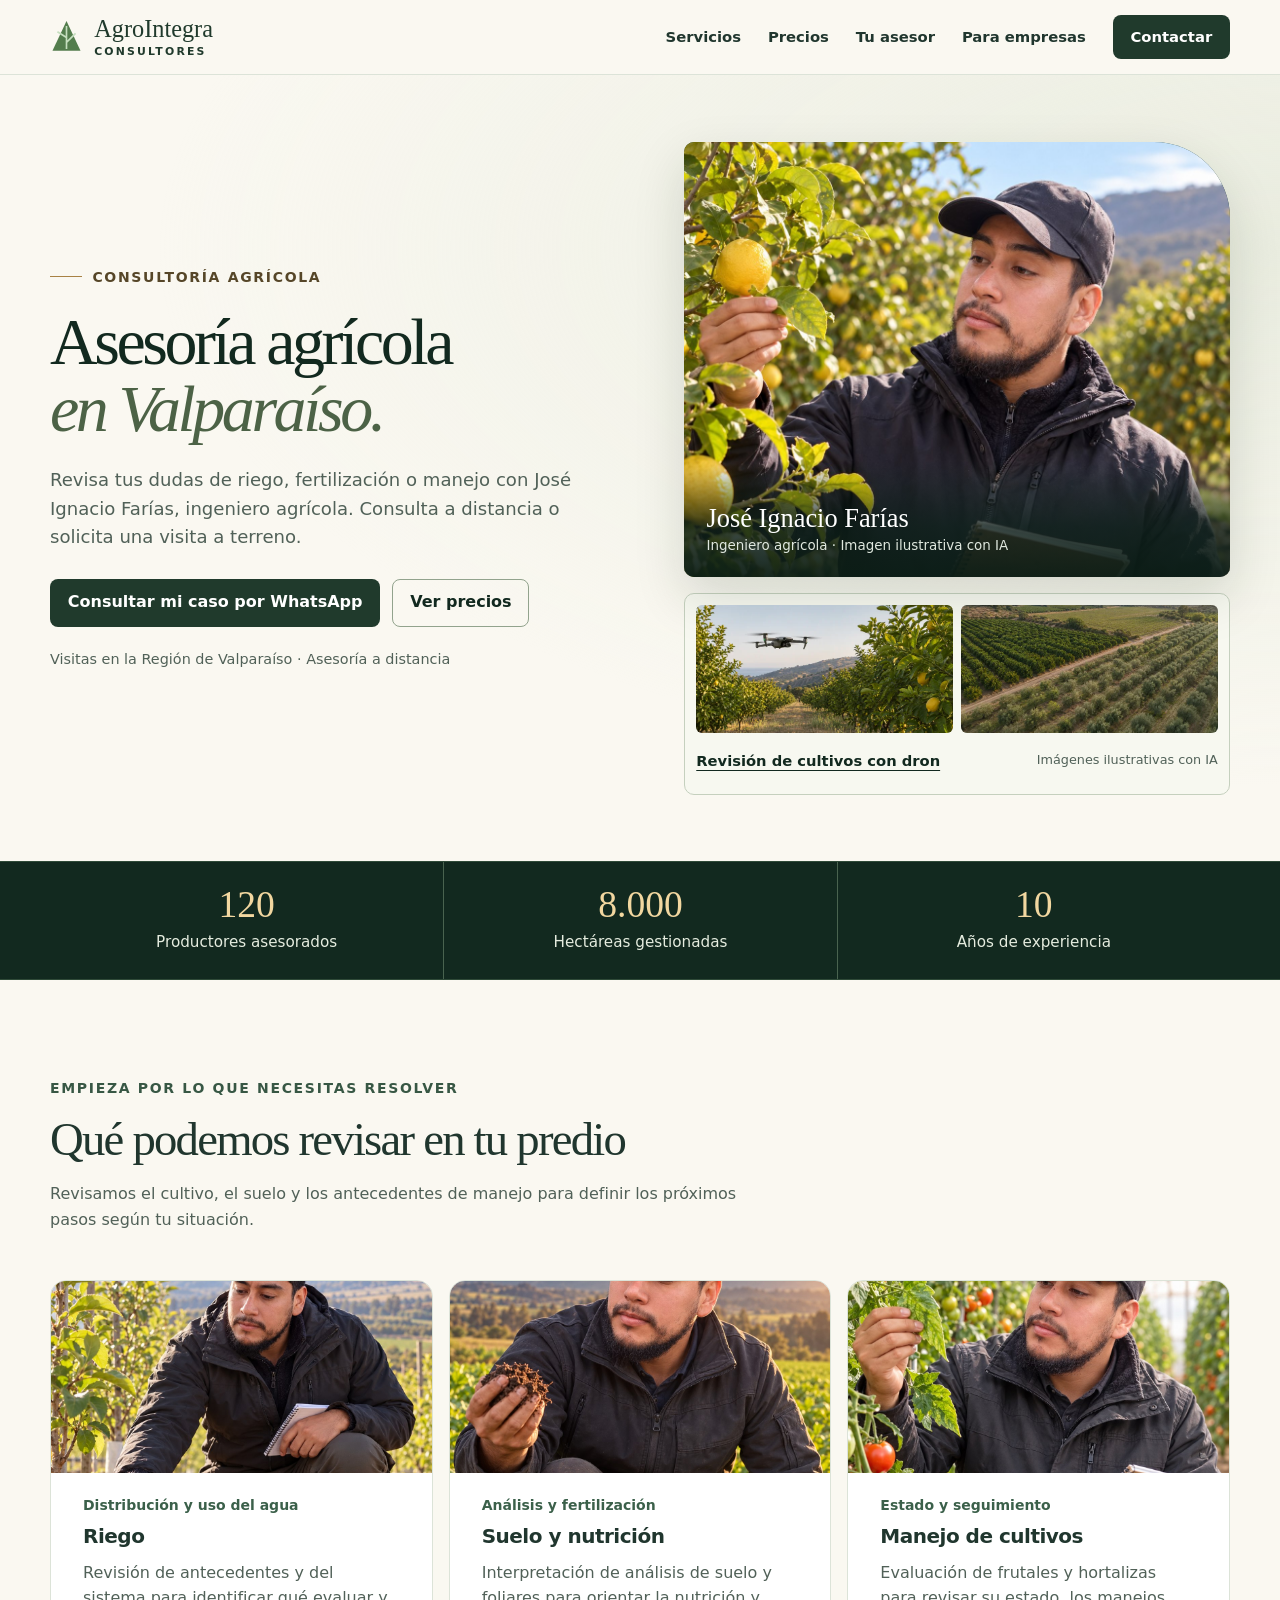
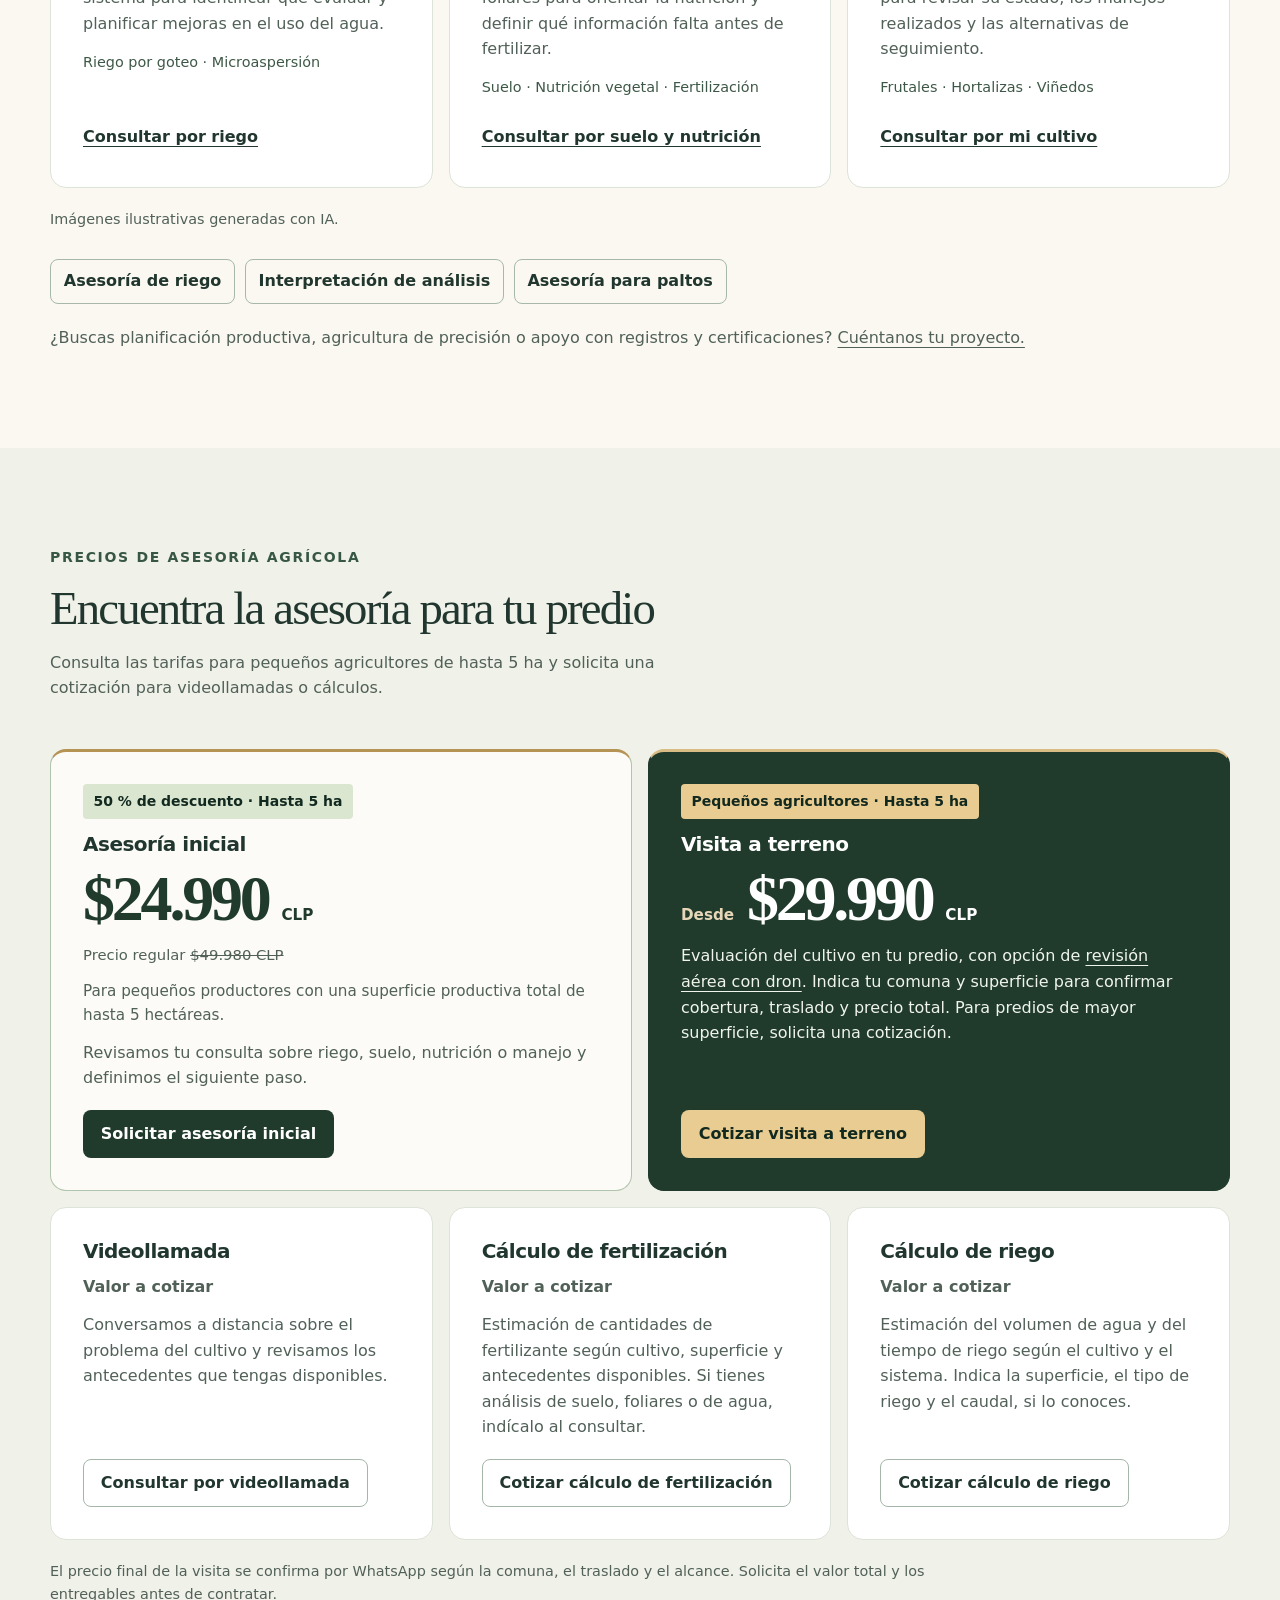
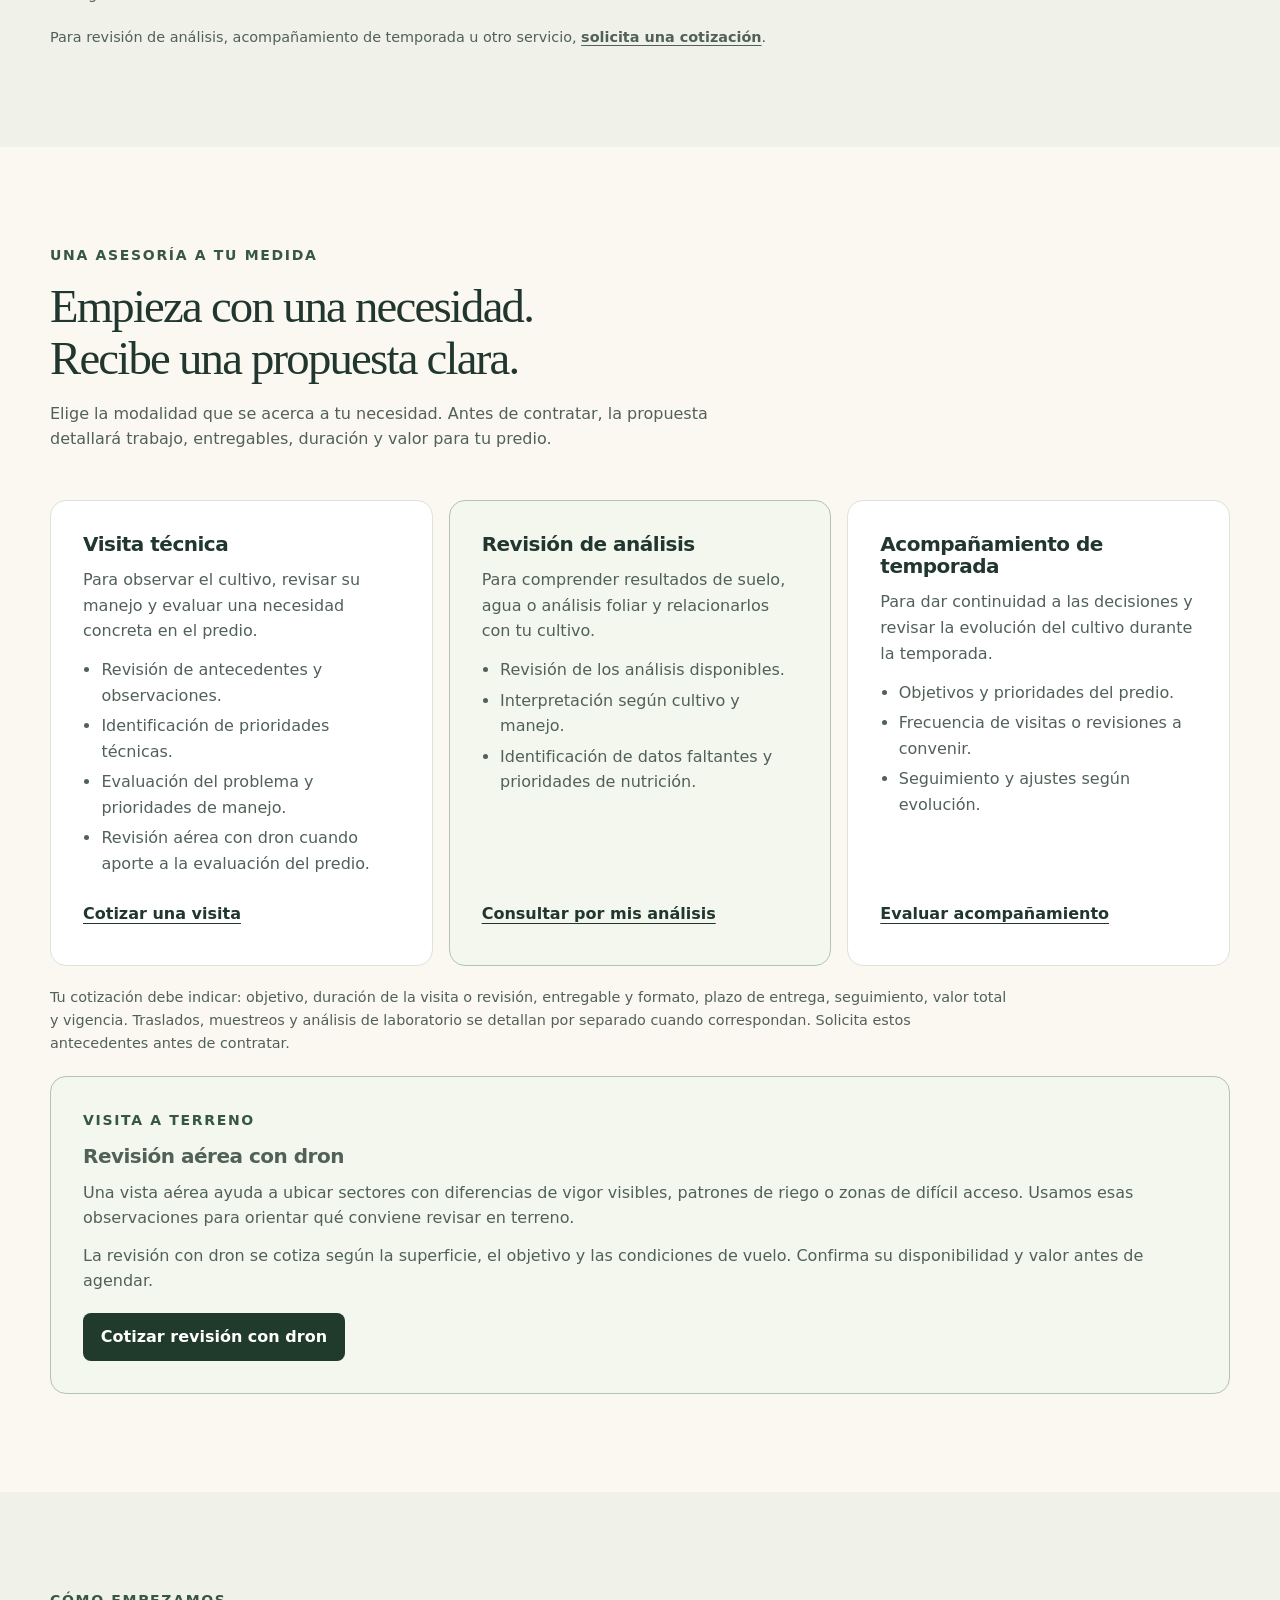
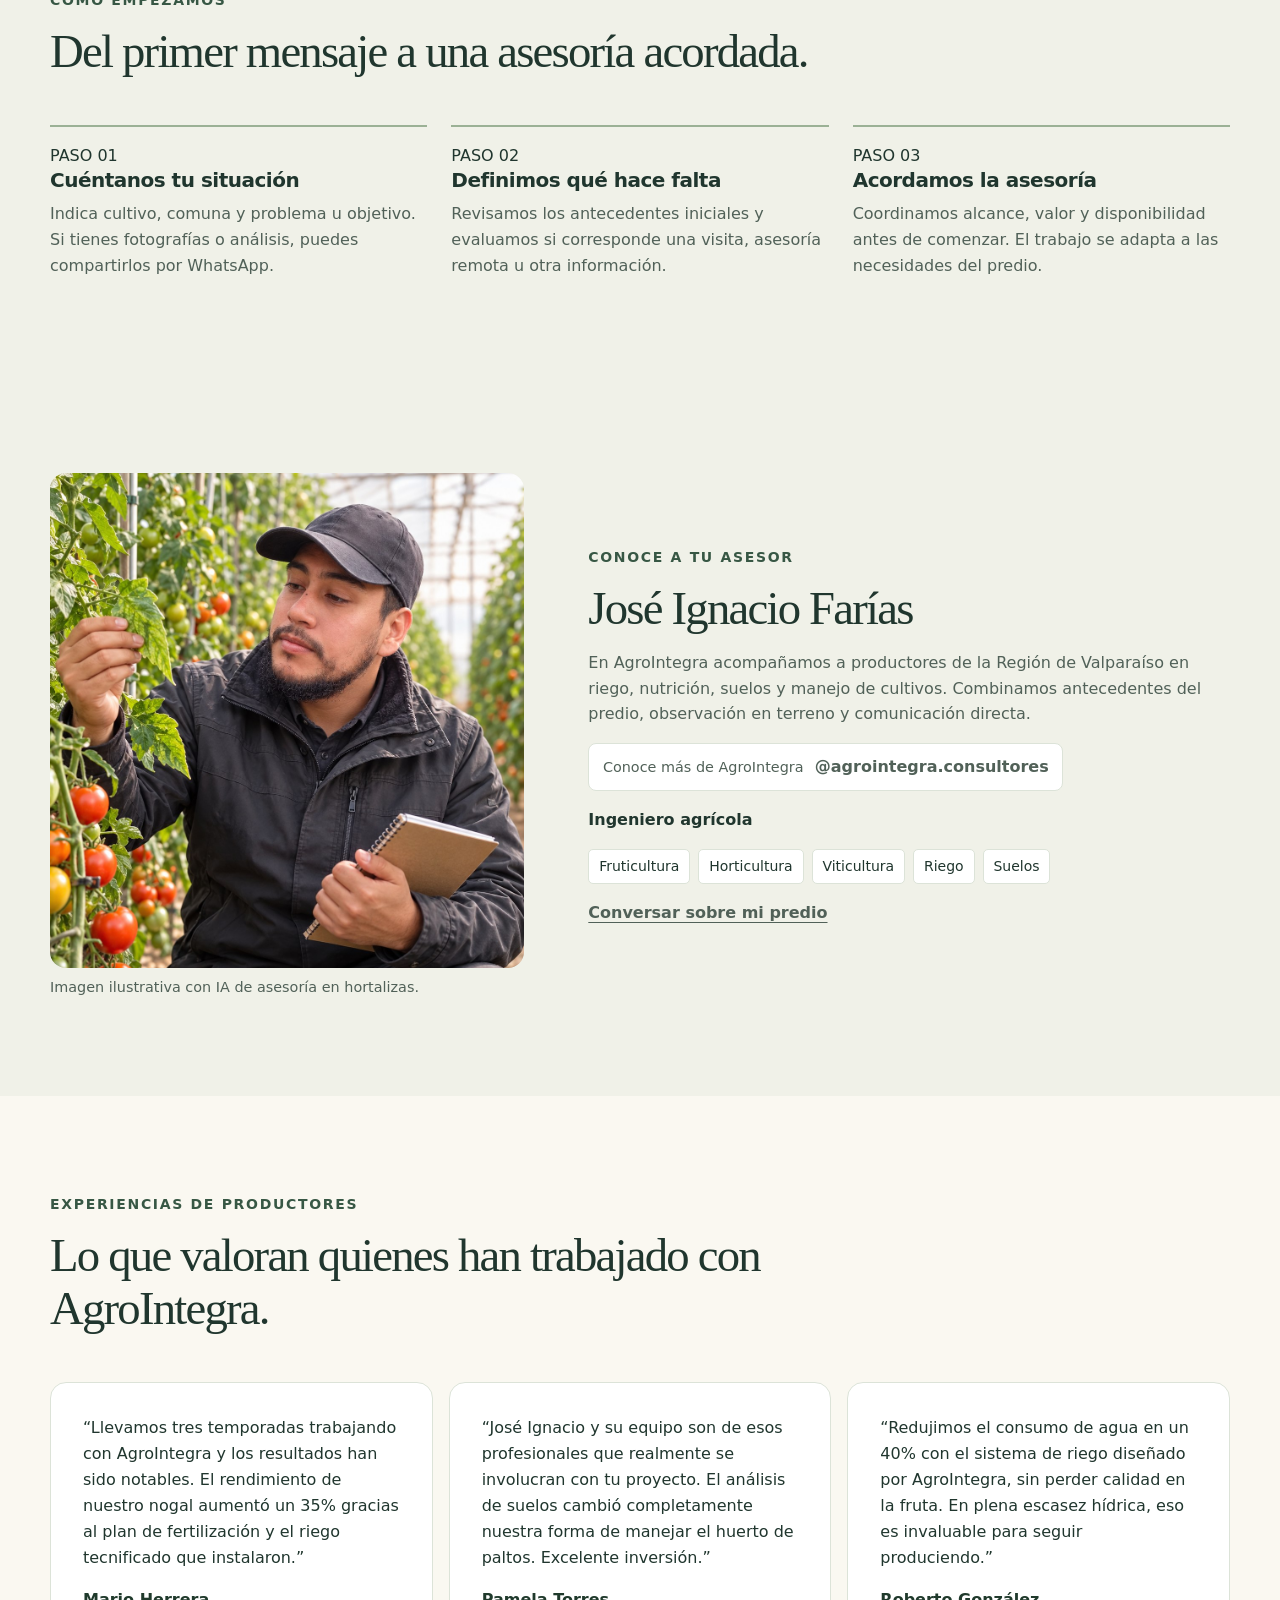
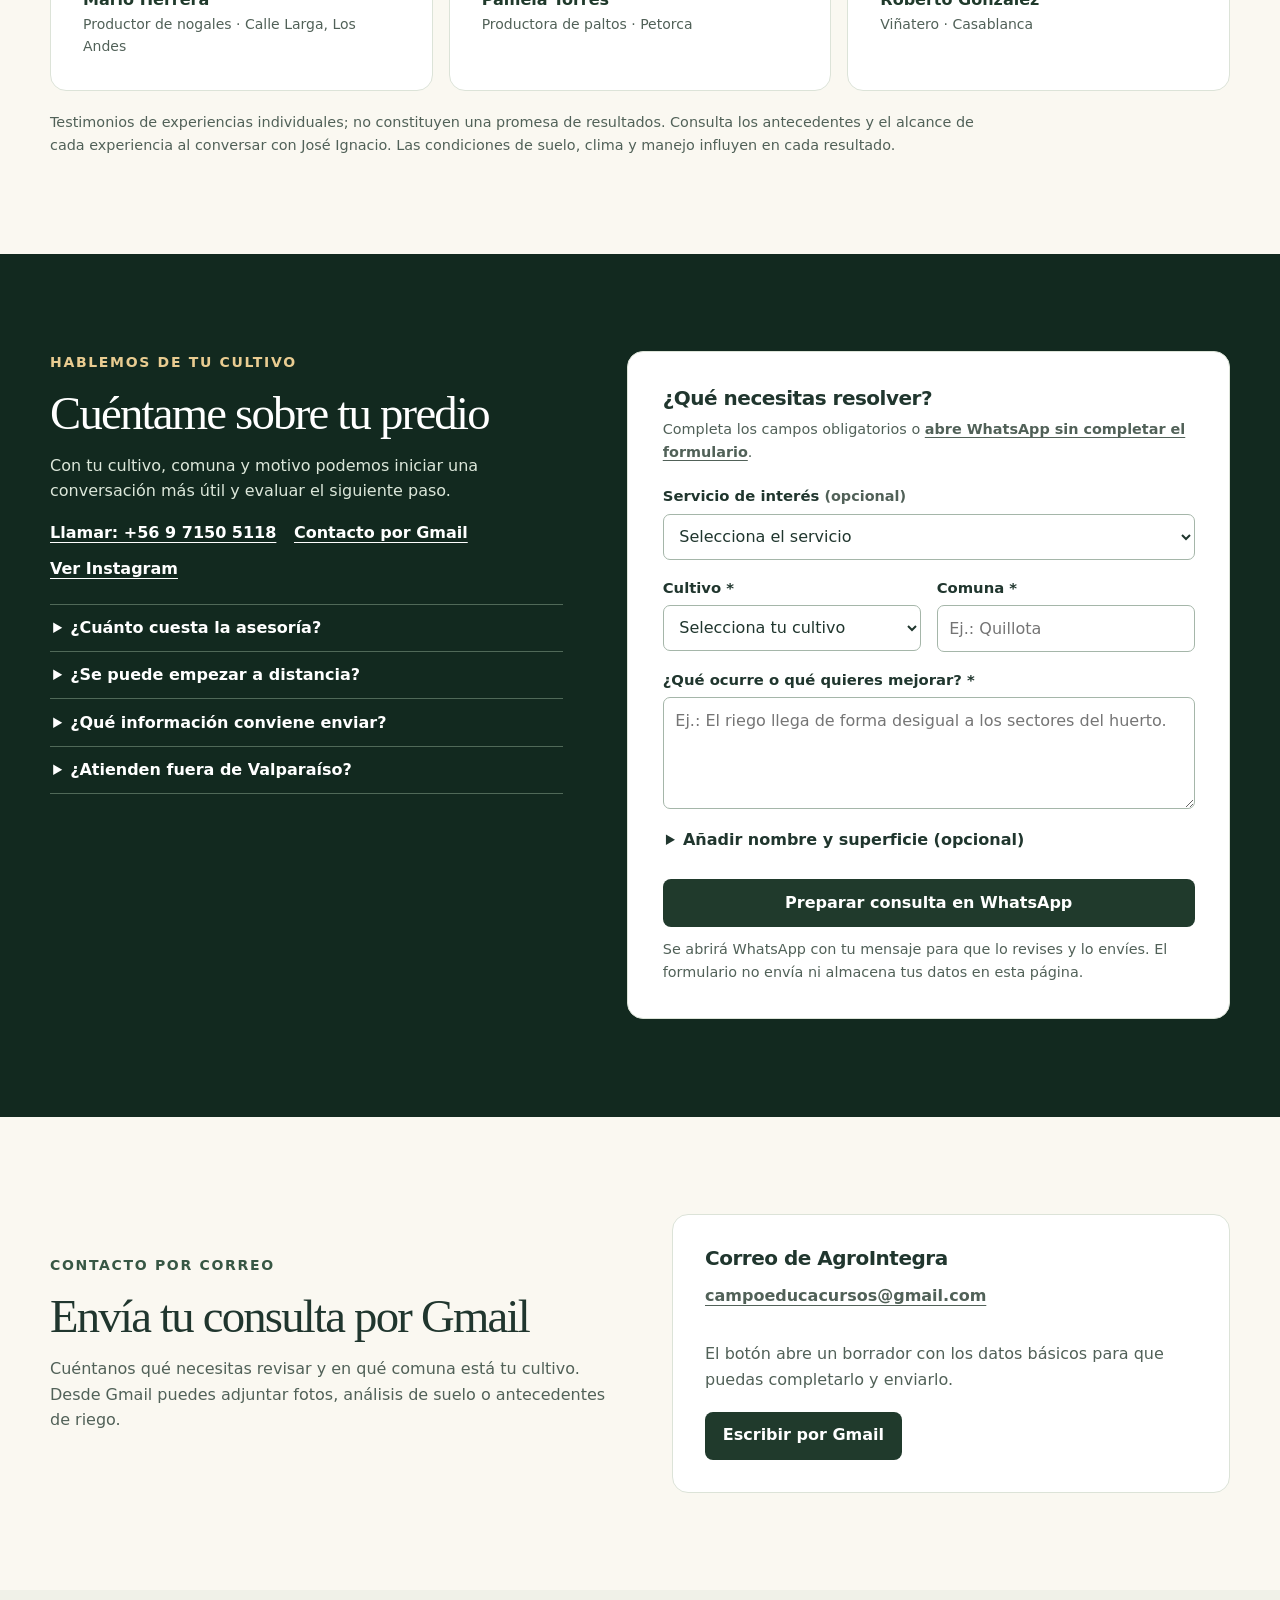
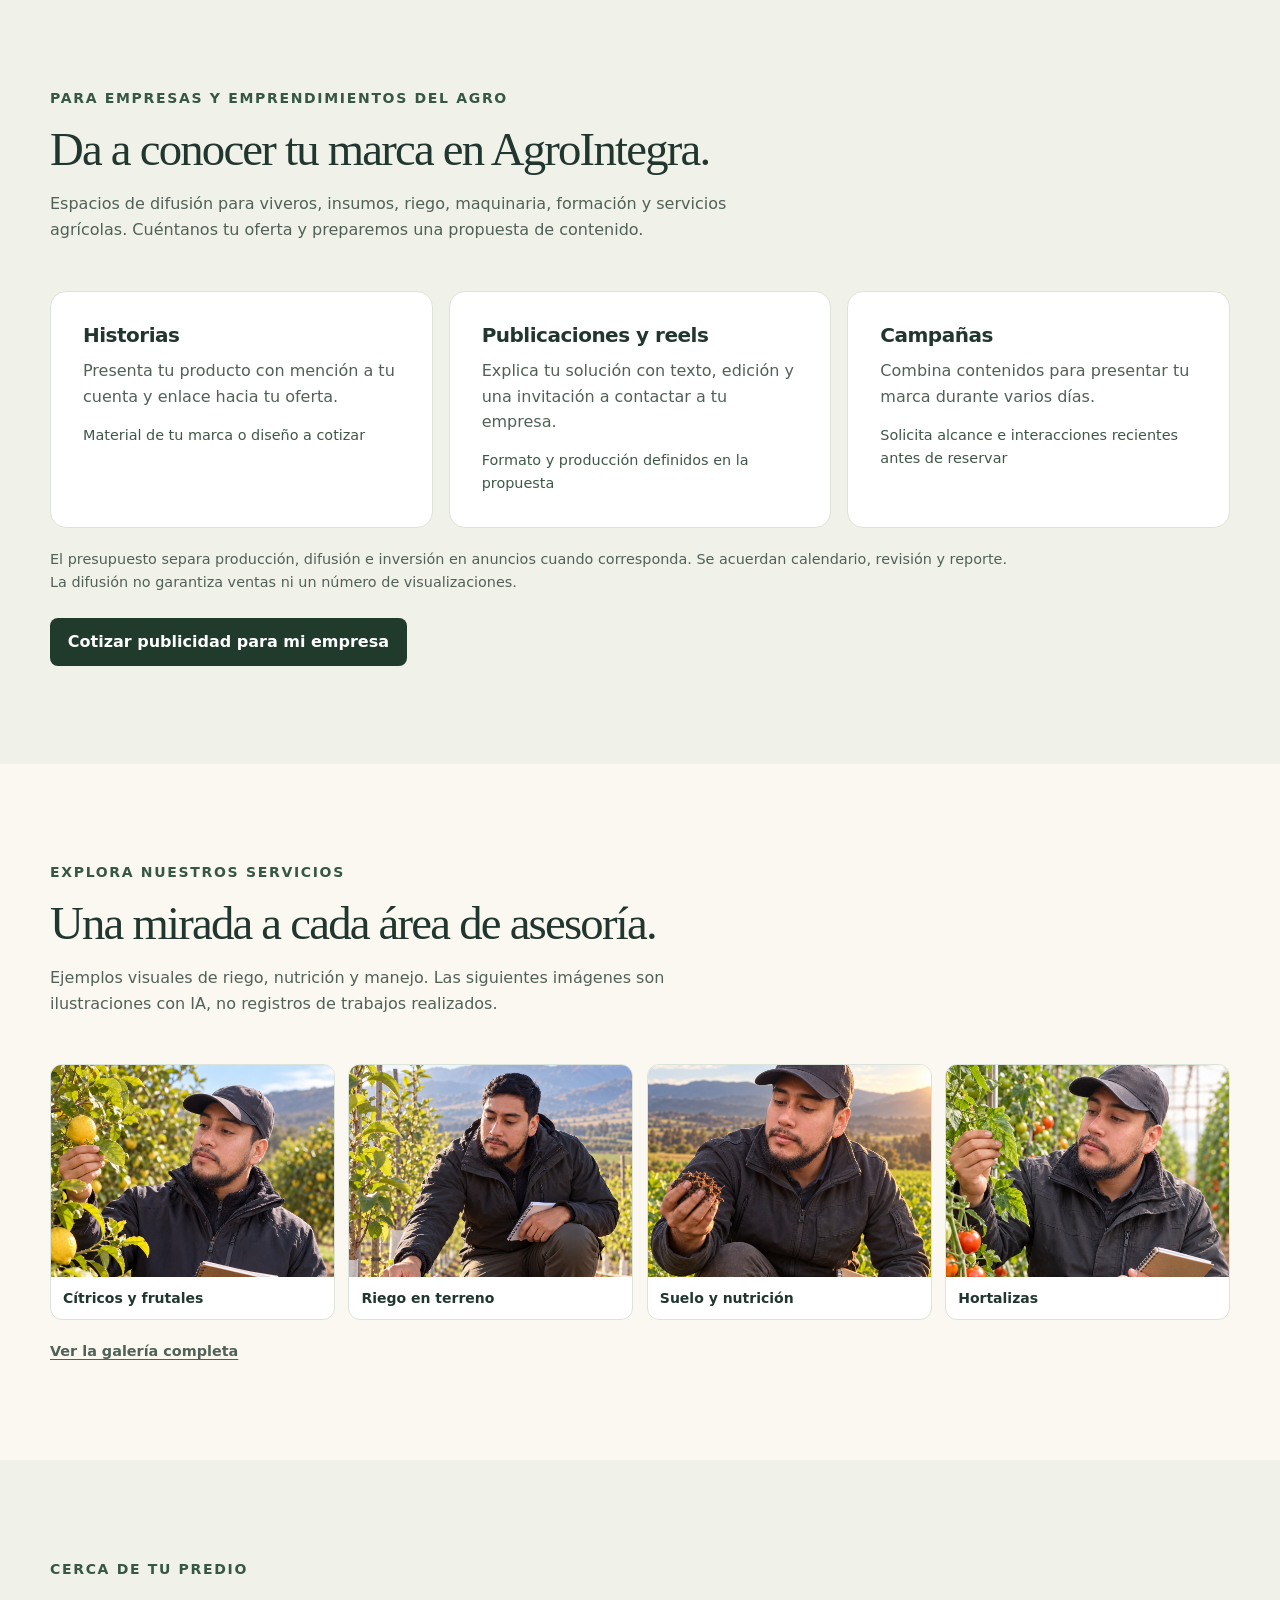
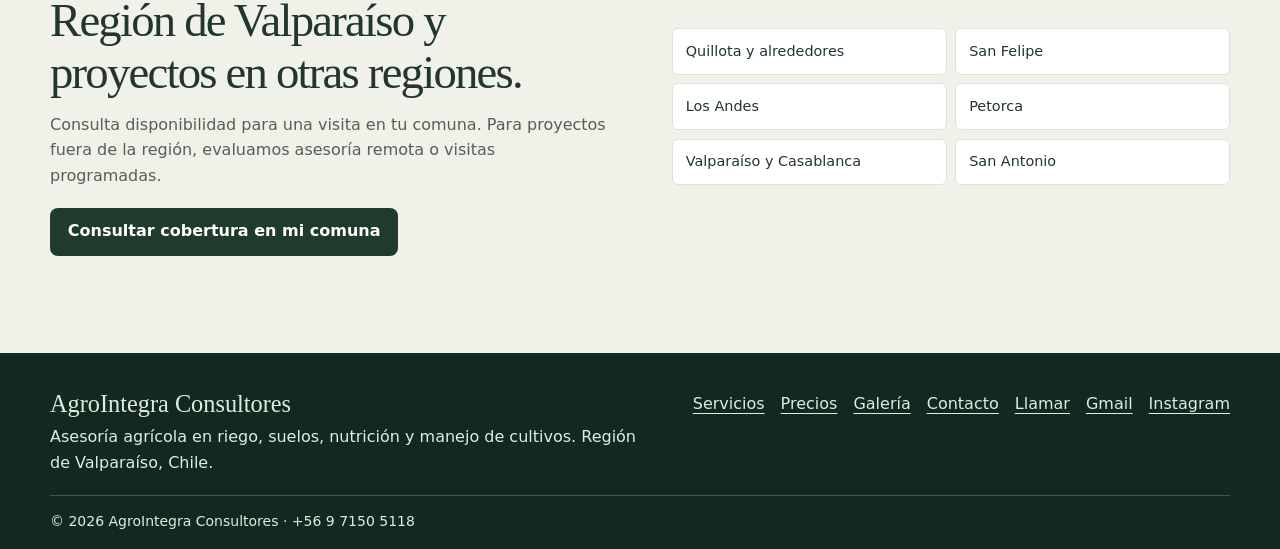
<file: index.html>
<!doctype html>
<html lang="es-CL">
<head>
<meta charset="utf-8">
<meta name="viewport" content="width=device-width,initial-scale=1">
<title>Asesoría agrícola en Valparaíso | AgroIntegra Consultores</title>
<meta name="description" content="Consulta con José Ignacio sobre riego, suelo, nutrición y manejo de cultivos en la Región de Valparaíso. Cuéntanos tu cultivo y comuna para coordinar una asesoría.">
<link rel="canonical" href="https://agrointegra-consultores.pages.dev/">
<meta property="og:type" content="website">
<meta property="og:locale" content="es_CL">
<meta property="og:title" content="Asesoría agrícola en Valparaíso | AgroIntegra">
<meta property="og:description" content="Asesoría agrícola en la Región de Valparaíso. Consulta por riego, suelo, nutrición y manejo de cultivos.">
<meta property="og:url" content="https://agrointegra-consultores.pages.dev/">
<meta property="og:image" content="https://agrointegra-consultores.pages.dev/images/instagram/01-citricos-visita-tecnica.jpg">
<meta property="og:image:alt" content="José Ignacio en un huerto de cítricos">
<meta name="theme-color" content="#102a22">
<link rel="stylesheet" href="./agrointegra.css?v=portada-dron">
</head>
<body>
<a class="skip" href="#hero">Saltar al contenido principal</a>
<header><div class="wrap header-inner"><a class="brand" href="#hero" aria-label="AgroIntegra, inicio"><svg viewBox="0 0 40 44" aria-hidden="true"><path d="M20 2 37 38H3Z" fill="#537d4d"/><path d="M20 8v28M20 22 9 15M20 28 31 17" fill="none" stroke="#c5dfbf" stroke-width="2"/></svg><span class="brand-name">AgroIntegra<small>Consultores</small></span></a><button class="menu-toggle" id="navToggle" aria-expanded="false" aria-controls="nav" aria-label="Abrir menú">Menú</button><nav id="nav" aria-label="Menú principal"><a href="#servicios">Servicios</a><a href="#precios">Precios</a><a href="#nosotros">Tu asesor</a><a href="#publicidad">Para empresas</a><a class="btn btn-main" href="#contacto">Contactar</a></nav></div></header>
<main>
<section class="hero" id="hero" tabindex="-1"><div class="wrap"><div class="hero-grid"><div class="hero-copy"><span class="eyebrow hero-eyebrow">Consultoría agrícola</span><h1>Asesoría agrícola<br><em>en Valparaíso.</em></h1><p>Revisa tus dudas de riego, fertilización o manejo con José Ignacio Farías, ingeniero agrícola. Consulta a distancia o solicita una visita a terreno.</p><div class="button-row"><a class="btn btn-main" data-topic="general" href="https://wa.me/56971505118" target="_blank" rel="noopener">Consultar mi caso por WhatsApp</a><a class="btn btn-outline" href="#precios">Ver precios</a></div><p class="hero-note">Visitas en la Región de Valparaíso · Asesoría a distancia</p></div><div class="hero-visual"><figure class="hero-portrait"><img src="./images/instagram/01-citricos-visita-tecnica.jpg" alt="Ilustración de José Ignacio en un huerto de cítricos" width="1122" height="1402" fetchpriority="high"><figcaption><strong>José Ignacio Farías</strong><span>Ingeniero agrícola · Imagen ilustrativa con IA</span></figcaption></figure>
<figure class="hero-drone">
  <div class="drone-photos">
    <img src="./images/dron-en-huerto.webp" width="768" height="512" alt="Dron con cámara sobre un huerto de cítricos" decoding="async">
    <img src="./images/vista-aerea-cultivos.webp" width="768" height="512" alt="Vista aérea de hileras de cultivo y caminos del predio" decoding="async">
  </div>
  <figcaption class="hero-drone-caption">
    <a class="inline-link" href="#revision-con-dron">Revisión de cultivos con dron</a>
    <small>Imágenes ilustrativas con IA</small>
  </figcaption>
</figure></div></div></div></section>
<div class="proof-strip"><div class="wrap proof" aria-label="Experiencia de AgroIntegra"><div><strong>120</strong><span>Productores asesorados</span></div><div><strong>8.000</strong><span>Hectáreas gestionadas</span></div><div><strong>10</strong><span>Años de experiencia</span></div></div></div>
<section class="section cream" id="servicios"><div class="wrap"><div class="intro"><span class="eyebrow">Empieza por lo que necesitas resolver</span><h2>Qué podemos revisar en tu predio</h2><p>Revisamos el cultivo, el suelo y los antecedentes de manejo para definir los próximos pasos según tu situación.</p></div><div class="services"><article class="service" id="riego-fert"><span class="service-index" aria-hidden="true">01</span><img class="service-photo" loading="lazy" decoding="async" alt="" width="1122" height="1402" src="./images/instagram/04-riego-por-goteo.jpg"><span class="service-kicker">Distribución y uso del agua</span><h3>Riego</h3><p>Revisión de antecedentes y del sistema para identificar qué evaluar y planificar mejoras en el uso del agua.</p><span class="scope">Riego por goteo · Microaspersión</span><a data-topic="riego" href="https://wa.me/56971505118" target="_blank" rel="noopener">Consultar por riego</a></article><article class="service"><span class="service-index" aria-hidden="true">02</span><img class="service-photo" loading="lazy" decoding="async" alt="" width="1122" height="1402" src="./images/instagram/03-revision-de-suelo.jpg"><span class="service-kicker">Análisis y fertilización</span><h3>Suelo y nutrición</h3><p>Interpretación de análisis de suelo y foliares para orientar la nutrición y definir qué información falta antes de fertilizar.</p><span class="scope">Suelo · Nutrición vegetal · Fertilización</span><a data-topic="nutricion" href="https://wa.me/56971505118" target="_blank" rel="noopener">Consultar por suelo y nutrición</a></article><article class="service"><span class="service-index" aria-hidden="true">03</span><img class="service-photo" loading="lazy" decoding="async" alt="" width="1122" height="1402" src="./images/instagram/02-tomate-invernadero.jpg"><span class="service-kicker">Estado y seguimiento</span><h3>Manejo de cultivos</h3><p>Evaluación de frutales y hortalizas para revisar su estado, los manejos realizados y las alternativas de seguimiento.</p><span class="scope">Frutales · Hortalizas · Viñedos</span><a data-topic="cultivo" href="https://wa.me/56971505118" target="_blank" rel="noopener">Consultar por mi cultivo</a></article></div><p class="case-note">Imágenes ilustrativas generadas con IA.</p><div class="topic-links"><a href="riego.html">Asesoría de riego</a><a href="analisis-suelo.html">Interpretación de análisis</a><a href="paltos.html">Asesoría para paltos</a></div><p class="other-services">¿Buscas planificación productiva, agricultura de precisión o apoyo con registros y certificaciones? <a href="#contacto">Cuéntanos tu proyecto.</a></p></div></section>
<section class="section cream" id="precios" aria-labelledby="precios-titulo">
  <div class="wrap">
    <div class="intro">
      <span class="eyebrow">Precios de asesoría agrícola</span>
      <h2 id="precios-titulo">Encuentra la asesoría para tu predio</h2>
      <p>Consulta las tarifas para pequeños agricultores de hasta 5 ha y solicita una cotización para videollamadas o cálculos.</p>
    </div>
    <div class="pricing-grid">
      <article class="service featured price-highlight">
        <span class="price-badge">50 % de descuento · Hasta 5 ha</span>
        <h3>Asesoría inicial</h3>
        <p class="price-value">$24.990 <span>CLP</span></p>
        <p class="regular-price">Precio regular <s>$49.980 CLP</s></p>
        <p class="price-caption">Para pequeños productores con una superficie productiva total de hasta 5 hectáreas.</p>
        <p>Revisamos tu consulta sobre riego, suelo, nutrición o manejo y definimos el siguiente paso.</p>
        <a class="btn btn-main" data-topic="pequeno" href="https://wa.me/56971505118" target="_blank" rel="noopener">Solicitar asesoría inicial</a>
      </article>
      <article class="service price-highlight price-visit">
        <span class="price-badge">Pequeños agricultores · Hasta 5 ha</span>
        <h3>Visita a terreno</h3>
        <p class="price-value"><span class="price-prefix">Desde</span> $29.990 <span>CLP</span></p>
        <p>Evaluación del cultivo en tu predio, con opción de <a href="#revision-con-dron">revisión aérea con dron</a>. Indica tu comuna y superficie para confirmar cobertura, traslado y precio total. Para predios de mayor superficie, solicita una cotización.</p>
        <a class="btn btn-light" data-topic="visita" href="https://wa.me/56971505118" target="_blank" rel="noopener">Cotizar visita a terreno</a>
      </article>
      <article class="service">
        <h3>Videollamada</h3>
        <p><strong>Valor a cotizar</strong></p>
        <p>Conversamos a distancia sobre el problema del cultivo y revisamos los antecedentes que tengas disponibles.</p>
        <a class="btn btn-outline" data-topic="videollamada" href="https://wa.me/56971505118" target="_blank" rel="noopener">Consultar por videollamada</a>
      </article>
      <article class="service">
        <h3>Cálculo de fertilización</h3>
        <p><strong>Valor a cotizar</strong></p>
        <p>Estimación de cantidades de fertilizante según cultivo, superficie y antecedentes disponibles. Si tienes análisis de suelo, foliares o de agua, indícalo al consultar.</p>
        <a class="btn btn-outline" data-topic="fertilizacion" href="https://wa.me/56971505118" target="_blank" rel="noopener">Cotizar cálculo de fertilización</a>
      </article>
      <article class="service">
        <h3>Cálculo de riego</h3>
        <p><strong>Valor a cotizar</strong></p>
        <p>Estimación del volumen de agua y del tiempo de riego según el cultivo y el sistema. Indica la superficie, el tipo de riego y el caudal, si lo conoces.</p>
        <a class="btn btn-outline" data-topic="calculoRiego" href="https://wa.me/56971505118" target="_blank" rel="noopener">Cotizar cálculo de riego</a>
      </article>
    </div>
    <p class="case-note">El precio final de la visita se confirma por WhatsApp según la comuna, el traslado y el alcance. Solicita el valor total y los entregables antes de contratar.</p>
    <p class="case-note">Para revisión de análisis, acompañamiento de temporada u otro servicio, <a class="inline-link" data-topic="general" href="https://wa.me/56971505118" target="_blank" rel="noopener">solicita una cotización</a>.</p>
  </div>
</section>
<section class="section" id="modalidades"><div class="wrap"><div class="intro"><span class="eyebrow">Una asesoría a tu medida</span><h2>Empieza con una necesidad.<br>Recibe una propuesta clara.</h2><p>Elige la modalidad que se acerca a tu necesidad. Antes de contratar, la propuesta detallará trabajo, entregables, duración y valor para tu predio.</p></div><div class="services"><article class="service"><span class="service-index">01 / EN TERRENO</span><h3>Visita técnica</h3><p>Para observar el cultivo, revisar su manejo y evaluar una necesidad concreta en el predio.</p><ul><li>Revisión de antecedentes y observaciones.</li><li>Identificación de prioridades técnicas.</li><li>Evaluación del problema y prioridades de manejo.</li><li>Revisión aérea con dron cuando aporte a la evaluación del predio.</li></ul><a data-topic="visita" href="https://wa.me/56971505118" target="_blank" rel="noopener">Cotizar una visita</a></article><article class="service featured"><span class="service-index">02 / ANTECEDENTES</span><h3>Revisión de análisis</h3><p>Para comprender resultados de suelo, agua o análisis foliar y relacionarlos con tu cultivo.</p><ul><li>Revisión de los análisis disponibles.</li><li>Interpretación según cultivo y manejo.</li><li>Identificación de datos faltantes y prioridades de nutrición.</li></ul><a data-topic="analisis" href="https://wa.me/56971505118" target="_blank" rel="noopener">Consultar por mis análisis</a></article><article class="service"><span class="service-index">03 / CONTINUIDAD</span><h3>Acompañamiento de temporada</h3><p>Para dar continuidad a las decisiones y revisar la evolución del cultivo durante la temporada.</p><ul><li>Objetivos y prioridades del predio.</li><li>Frecuencia de visitas o revisiones a convenir.</li><li>Seguimiento y ajustes según evolución.</li></ul><a data-topic="temporada" href="https://wa.me/56971505118" target="_blank" rel="noopener">Evaluar acompañamiento</a></article></div><p class="case-note">Tu cotización debe indicar: objetivo, duración de la visita o revisión, entregable y formato, plazo de entrega, seguimiento, valor total y vigencia. Traslados, muestreos y análisis de laboratorio se detallan por separado cuando correspondan. Solicita estos antecedentes antes de contratar.</p><aside class="service featured other-services" id="revision-con-dron" aria-labelledby="dron-titulo">
  <span class="eyebrow">Visita a terreno</span>
  <h3 id="dron-titulo">Revisión aérea con dron</h3>
  <p>Una vista aérea ayuda a ubicar sectores con diferencias de vigor visibles, patrones de riego o zonas de difícil acceso. Usamos esas observaciones para orientar qué conviene revisar en terreno.</p>
  <p>La revisión con dron se cotiza según la superficie, el objetivo y las condiciones de vuelo. Confirma su disponibilidad y valor antes de agendar.</p>
  <a class="btn btn-main" data-topic="dron" href="https://wa.me/56971505118" target="_blank" rel="noopener">Cotizar revisión con dron</a>
</aside></div></section>
<section class="section cream" id="beneficios"><div class="wrap"><div class="intro"><span class="eyebrow">Cómo empezamos</span><h2>Del primer mensaje a una asesoría acordada.</h2></div><div class="steps"><article class="step"><span>PASO 01</span><h3>Cuéntanos tu situación</h3><p>Indica cultivo, comuna y problema u objetivo. Si tienes fotografías o análisis, puedes compartirlos por WhatsApp.</p></article><article class="step"><span>PASO 02</span><h3>Definimos qué hace falta</h3><p>Revisamos los antecedentes iniciales y evaluamos si corresponde una visita, asesoría remota u otra información.</p></article><article class="step"><span>PASO 03</span><h3>Acordamos la asesoría</h3><p>Coordinamos alcance, valor y disponibilidad antes de comenzar. El trabajo se adapta a las necesidades del predio.</p></article></div></div></section>
<section class="section cream" id="nosotros"><div class="wrap advisor"><figure><img class="advisor-image" src="./images/instagram/02-tomate-invernadero.jpg" alt="Ilustración de José Ignacio revisando hortalizas en invernadero" width="1122" height="1402" loading="lazy" decoding="async"><figcaption class="small">Imagen ilustrativa con IA de asesoría en hortalizas.</figcaption></figure><div><span class="eyebrow">Conoce a tu asesor</span><h2>José Ignacio Farías</h2><p>En AgroIntegra acompañamos a productores de la Región de Valparaíso en riego, nutrición, suelos y manejo de cultivos. Combinamos antecedentes del predio, observación en terreno y comunicación directa.</p><p><a class="instagram-feature" href="https://www.instagram.com/agrointegra.consultores/" target="_blank" rel="noopener"><span>Conoce más de AgroIntegra</span><strong>@agrointegra.consultores</strong></a></p><p class="signature">Ingeniero agrícola</p><div class="tags" aria-label="Áreas de asesoría"><span>Fruticultura</span><span>Horticultura</span><span>Viticultura</span><span>Riego</span><span>Suelos</span></div><p><a class="inline-link" data-topic="asesoria" href="https://wa.me/56971505118" target="_blank" rel="noopener">Conversar sobre mi predio</a></p></div></div></section>
<section class="section" id="testimonios"><div class="wrap"><div class="intro"><span class="eyebrow">Experiencias de productores</span><h2>Lo que valoran quienes han trabajado con AgroIntegra.</h2></div><div class="quotes"><figure class="quote"><blockquote>“Llevamos tres temporadas trabajando con AgroIntegra y los resultados han sido notables. El rendimiento de nuestro nogal aumentó un 35% gracias al plan de fertilización y el riego tecnificado que instalaron.”</blockquote><figcaption><strong>Mario Herrera</strong>Productor de nogales · Calle Larga, Los Andes</figcaption></figure><figure class="quote"><blockquote>“José Ignacio y su equipo son de esos profesionales que realmente se involucran con tu proyecto. El análisis de suelos cambió completamente nuestra forma de manejar el huerto de paltos. Excelente inversión.”</blockquote><figcaption><strong>Pamela Torres</strong>Productora de paltos · Petorca</figcaption></figure><figure class="quote"><blockquote>“Redujimos el consumo de agua en un 40% con el sistema de riego diseñado por AgroIntegra, sin perder calidad en la fruta. En plena escasez hídrica, eso es invaluable para seguir produciendo.”</blockquote><figcaption><strong>Roberto González</strong>Viñatero · Casablanca</figcaption></figure></div><p class="case-note">Testimonios de experiencias individuales; no constituyen una promesa de resultados. Consulta los antecedentes y el alcance de cada experiencia al conversar con José Ignacio. Las condiciones de suelo, clima y manejo influyen en cada resultado.</p></div></section>
<section class="section cream" id="contacto"><div class="wrap contact-grid"><div class="contact-copy"><span class="eyebrow">Hablemos de tu cultivo</span><h2>Cuéntame sobre tu predio</h2><p>Con tu cultivo, comuna y motivo podemos iniciar una conversación más útil y evaluar el siguiente paso.</p><div class="contact-links"><a href="tel:+56971505118">Llamar: +56 9 7150 5118</a><a href="#correo">Contacto por Gmail</a><a href="https://www.instagram.com/agrointegra.consultores/" target="_blank" rel="noopener">Ver Instagram</a></div><div class="faq"><details><summary>¿Cuánto cuesta la asesoría?</summary><p>La asesoría inicial cuesta $24.990 CLP con el descuento para pequeños productores de hasta 5 ha. La visita a terreno para ese mismo grupo parte en $29.990 CLP. Consulta <a href="#precios">los servicios y tarifas</a>. Para confirmar una cotización, indícanos cultivo, comuna, superficie y necesidad. El presupuesto especifica qué se revisa, duración, entregables, plazo, seguimiento y valor total. Confirma si incluye traslados, muestreo y laboratorio. Recibirás las condiciones antes de contratar.</p></details><details><summary>¿Se puede empezar a distancia?</summary><p>Podemos revisar los antecedentes iniciales por WhatsApp y evaluar si es posible continuar de forma remota o si hace falta una visita en terreno.</p></details><details><summary>¿Qué información conviene enviar?</summary><p>Cultivo, comuna, superficie aproximada y lo que observas o buscas mejorar. Si los tienes, añade fotografías recientes y análisis de suelo o agua en WhatsApp.</p></details><details><summary>¿Atienden fuera de Valparaíso?</summary><p>Para otras regiones, consulta por asesoría remota o visitas programadas. La disponibilidad se acuerda según el proyecto y la ubicación.</p></details></div></div><div class="contact-form"><h3>¿Qué necesitas resolver?</h3><p class="small">Completa los campos obligatorios o <a class="inline-link" data-topic="general" href="https://wa.me/56971505118" target="_blank" rel="noopener">abre WhatsApp sin completar el formulario</a>.</p><form id="contactForm"><div class="form-grid"><div class="field full"><label for="servicio-contacto">Servicio de interés <span class="small">(opcional)</span></label><select id="servicio-contacto" name="servicio"><option value="">Selecciona el servicio</option><option>Asesoría inicial</option><option>Visita a terreno</option><option>Visita a terreno con revisión aérea</option><option>Videollamada</option><option>Cálculo de fertilización</option><option>Cálculo de riego</option><option>Otro servicio</option></select></div><div class="field"><label for="cultivo">Cultivo *</label><select id="cultivo" name="cultivo" required><option value="">Selecciona tu cultivo</option><option>Palto</option><option>Nogal</option><option>Vid de mesa</option><option>Vid vinífera</option><option>Cítricos</option><option>Arándanos</option><option>Hortalizas</option><option>Otros frutales</option><option>Cereales</option><option>Flores</option><option>Otro / proyecto por definir</option></select></div><div class="field"><label for="comuna">Comuna *</label><input id="comuna" name="comuna" autocomplete="address-level2" placeholder="Ej.: Quillota" maxlength="100" required></div><div class="field full"><label for="mensaje">¿Qué ocurre o qué quieres mejorar? *</label><textarea id="mensaje" name="mensaje" placeholder="Ej.: El riego llega de forma desigual a los sectores del huerto." maxlength="1500" required></textarea></div></div><details class="optional"><summary>Añadir nombre y superficie (opcional)</summary><div class="form-grid"><div class="field"><label for="nombre">Tu nombre</label><input id="nombre" name="nombre" autocomplete="given-name" maxlength="100"></div><div class="field"><label for="superficie">Superficie aproximada (ha)</label><input id="superficie" name="superficie" type="number" min="0.01" step="0.01" placeholder="Ej.: 5"></div></div></details><button class="btn btn-main" type="submit">Preparar consulta en WhatsApp</button><p class="form-help" id="formHelp">Se abrirá WhatsApp con tu mensaje para que lo revises y lo envíes. El formulario no envía ni almacena tus datos en esta página.</p><div class="form-result" id="formResult" role="status" hidden>Tu mensaje está preparado. <a id="whatsappFallback" href="https://wa.me/56971505118" target="_blank" rel="noopener">Abrir consulta en WhatsApp</a></div></form></div></div></section>
<section class="section" id="correo" aria-labelledby="correo-titulo">
  <div class="wrap coverage">
    <div>
      <span class="eyebrow">Contacto por correo</span>
      <h2 id="correo-titulo">Envía tu consulta por Gmail</h2>
      <p>Cuéntanos qué necesitas revisar y en qué comuna está tu cultivo. Desde Gmail puedes adjuntar fotos, análisis de suelo o antecedentes de riego.</p>
    </div>
    <div class="service">
      <h3>Correo de AgroIntegra</h3>
      <p><a class="inline-link" href="mailto:campoeducacursos@gmail.com?subject=Consulta%20agr%C3%ADcola%20para%20AgroIntegra&amp;body=Hola%2C%20quisiera%20consultar%20por%20una%20asesor%C3%ADa%20agr%C3%ADcola.%0D%0A%0D%0ACultivo%3A%0D%0AComuna%3A%0D%0ASuperficie%20%28ha%29%3A%0D%0AServicio%20o%20motivo%20de%20la%20consulta%3A">campoeducacursos@gmail.com</a></p>
      <p>El botón abre un borrador con los datos básicos para que puedas completarlo y enviarlo.</p>
      <a class="btn btn-main" href="https://mail.google.com/mail/?view=cm&amp;fs=1&amp;to=campoeducacursos%40gmail.com&amp;su=Consulta%20agr%C3%ADcola%20para%20AgroIntegra&amp;body=Hola%2C%20quisiera%20consultar%20por%20una%20asesor%C3%ADa%20agr%C3%ADcola.%0D%0A%0D%0ACultivo%3A%0D%0AComuna%3A%0D%0ASuperficie%20%28ha%29%3A%0D%0AServicio%20o%20motivo%20de%20la%20consulta%3A" target="_blank" rel="noopener">Escribir por Gmail</a>
    </div>
  </div>
</section>
<section class="section cream" id="publicidad"><div class="wrap"><div class="intro"><span class="eyebrow">Para empresas y emprendimientos del agro</span><h2>Da a conocer tu marca en AgroIntegra.</h2><p>Espacios de difusión para viveros, insumos, riego, maquinaria, formación y servicios agrícolas. Cuéntanos tu oferta y preparemos una propuesta de contenido.</p></div><div class="services"><article class="service"><h3>Historias</h3><p>Presenta tu producto con mención a tu cuenta y enlace hacia tu oferta.</p><span class="scope">Material de tu marca o diseño a cotizar</span></article><article class="service"><h3>Publicaciones y reels</h3><p>Explica tu solución con texto, edición y una invitación a contactar a tu empresa.</p><span class="scope">Formato y producción definidos en la propuesta</span></article><article class="service"><h3>Campañas</h3><p>Combina contenidos para presentar tu marca durante varios días.</p><span class="scope">Solicita alcance e interacciones recientes antes de reservar</span></article></div><p class="case-note">El presupuesto separa producción, difusión e inversión en anuncios cuando corresponda. Se acuerdan calendario, revisión y reporte. La difusión no garantiza ventas ni un número de visualizaciones.</p><p style="margin-top:24px"><a class="btn btn-main" data-topic="publicidad" href="https://wa.me/56971505118" target="_blank" rel="noopener">Cotizar publicidad para mi empresa</a></p></div></section>
<section class="section" id="galeria"><div class="wrap"><div class="intro"><span class="eyebrow">Explora nuestros servicios</span><h2>Una mirada a cada área de asesoría.</h2><p>Ejemplos visuales de riego, nutrición y manejo. Las siguientes imágenes son ilustraciones con IA, no registros de trabajos realizados.</p></div><div class="gallery-grid"><figure class="gallery-card" data-category="cultivos"><img src="./images/instagram/01-citricos-visita-tecnica.jpg" width="1122" height="1402" alt="Ilustración de José Ignacio revisando cítricos" loading="lazy" decoding="async"><figcaption>Cítricos y frutales</figcaption></figure><figure class="gallery-card" data-category="riego"><img src="./images/instagram/04-riego-por-goteo.jpg" width="1122" height="1402" alt="Ilustración de revisión de riego por goteo" loading="lazy" decoding="async"><figcaption>Riego en terreno</figcaption></figure><figure class="gallery-card" data-category="suelos"><img src="./images/instagram/03-revision-de-suelo.jpg" width="1122" height="1402" alt="Ilustración de observación de suelo en campo" loading="lazy" decoding="async"><figcaption>Suelo y nutrición</figcaption></figure><figure class="gallery-card" data-category="cultivos"><img src="./images/instagram/02-tomate-invernadero.jpg" width="1122" height="1402" alt="Ilustración de revisión de tomates en invernadero" loading="lazy" decoding="async"><figcaption>Hortalizas</figcaption></figure></div><p class="gallery-note"><a class="inline-link" href="galeria.html">Ver la galería completa</a></p></div></section><section class="section cream" id="cobertura"><div class="wrap coverage"><div id="mapa" class="anchor"><span class="eyebrow">Cerca de tu predio</span><h2>Región de Valparaíso y proyectos en otras regiones.</h2><p>Consulta disponibilidad para una visita en tu comuna. Para proyectos fuera de la región, evaluamos asesoría remota o visitas programadas.</p><a class="btn btn-main" data-topic="cobertura" href="https://wa.me/56971505118" target="_blank" rel="noopener">Consultar cobertura en mi comuna</a></div><div class="areas" aria-label="Zonas de atención"><span>Quillota y alrededores</span><span>San Felipe</span><span>Los Andes</span><span>Petorca</span><span>Valparaíso y Casablanca</span><span>San Antonio</span></div></div></section>
</main>
<footer><div class="wrap"><div class="footer-top"><div><div class="brand-name">AgroIntegra Consultores</div><p>Asesoría agrícola en riego, suelos, nutrición y manejo de cultivos. Región de Valparaíso, Chile.</p></div><div class="footer-links"><a href="#servicios">Servicios</a><a href="#precios">Precios</a><a href="#galeria">Galería</a><a href="#contacto">Contacto</a><a href="tel:+56971505118">Llamar</a><a href="#correo">Gmail</a><a href="https://www.instagram.com/agrointegra.consultores/" target="_blank" rel="noopener">Instagram</a></div></div><div class="footer-bottom">© 2026 AgroIntegra Consultores · +56 9 7150 5118</div></div></footer>
<div class="mobile-cta"><a class="btn btn-main" data-topic="general" href="https://wa.me/56971505118" target="_blank" rel="noopener">Consultar mi caso por WhatsApp</a></div>
<script>
const nav=document.getElementById('nav');
const toggle=document.getElementById('navToggle');
function closeMenu(){nav.classList.remove('open');toggle.setAttribute('aria-expanded','false');toggle.setAttribute('aria-label','Abrir menú');}
toggle.addEventListener('click',()=>{const open=nav.classList.toggle('open');toggle.setAttribute('aria-expanded',String(open));toggle.setAttribute('aria-label',open?'Cerrar menú':'Abrir menú');});
nav.querySelectorAll('a').forEach(a=>a.addEventListener('click',closeMenu));
document.addEventListener('keydown',e=>{if(e.key==='Escape'){closeMenu();}});
const topics={videollamada:"Hola, quiero consultar el precio de una videollamada con AgroIntegra. Superficie total del predio (ha): __.",fertilizacion:"Hola, quisiera cotizar un cálculo de fertilización. Superficie (ha): __. ¿Tengo análisis? __.",calculoRiego:"Hola, quisiera cotizar un cálculo de riego. Superficie (ha): __. Tipo de riego y caudal si lo conozco: __.",pequeno:"Hola, quiero solicitar la asesoría inicial para pequeños productores de hasta 5 ha, con 50 % de descuento y valor final de $24.990 CLP. Superficie total (ha): __. Confirmen modalidad, cobertura y alcance antes de reservar.",publicidad:"Hola, quiero promocionar mi empresa en AgroIntegra. Rubro: __. Cuenta de Instagram: __. Objetivo: __.",visita:'Hola, quisiera cotizar una visita a terreno con AgroIntegra. Vi la tarifa desde $29.990 CLP para pequeños agricultores de hasta 5 ha. Superficie total (ha): __. ¿Pueden confirmar cobertura, traslado y valor total?',dron:'Hola, quisiera cotizar una visita a terreno con revisión aérea con dron. Superficie del predio (ha): __. Sectores que quiero revisar: __. ¿Pueden confirmar disponibilidad y precio total?',analisis:'Hola, quisiera consultar por revisión de análisis de suelo, agua o foliares.',temporada:'Hola, quisiera evaluar acompañamiento técnico de temporada.',general:'Hola, vengo desde la página de AgroIntegra y quisiera consultar por mi cultivo.',riego:'Hola, vengo desde la página de AgroIntegra y quisiera consultar por riego.',nutricion:'Hola, vengo desde la página de AgroIntegra y quisiera consultar por suelo y nutrición.',cultivo:'Hola, vengo desde la página de AgroIntegra y quisiera revisar un problema en mi cultivo.',asesoria:'Hola José Ignacio, quisiera conversar sobre una asesoría para mi predio.',cobertura:'Hola, quisiera consultar cobertura y disponibilidad de asesoría en mi comuna.'};
const campaign=new URLSearchParams(location.search); const attribution=['utm_source','utm_medium','utm_campaign'].filter(k=>campaign.has(k)).map(k=>k+': '+campaign.get(k).replace(/[^a-zA-Z0-9_ -]/g,'').slice(0,80)).join(' | ');
function whatsappUrl(message){if(attribution)message+='\nOrigen: '+attribution;return 'https://wa.me/56971505118?text='+encodeURIComponent(message);}
document.querySelectorAll('[data-topic]').forEach(a=>{a.href=whatsappUrl(topics[a.dataset.topic]+(a.dataset.topic==='publicidad'?'':'\n\nCultivo: \nComuna: \nNecesidad: '));});
function buildInquiry(values){const lines=['Hola, solicito asesoría agrícola con AgroIntegra desde su página web.', '', 'Cultivo: '+values.cultivo, 'Comuna: '+values.comuna.trim(), 'Consulta: '+values.mensaje.trim()];if(values.servicio)lines.push('Servicio: '+values.servicio);if(values.nombre.trim())lines.push('Nombre: '+values.nombre.trim());if(values.superficie)lines.push('Superficie: '+values.superficie+' ha');return lines.join('\n');}
const form=document.getElementById('contactForm');
form.addEventListener('submit',e=>{e.preventDefault();['comuna','mensaje'].forEach(id=>{const field=document.getElementById(id);field.value=field.value.trim();});if(!form.reportValidity())return;const values=Object.fromEntries(new FormData(form));const url=whatsappUrl(buildInquiry(values));document.getElementById('whatsappFallback').href=url;document.getElementById('formResult').hidden=false;window.open(url,'_blank','noopener,noreferrer');});
document.querySelectorAll('[data-filter]').forEach(button=>button.addEventListener('click',()=>{const filter=button.dataset.filter;document.querySelectorAll('[data-filter]').forEach(b=>b.setAttribute('aria-pressed',String(b===button)));let count=0;document.querySelectorAll('[data-category]').forEach(card=>{card.hidden=filter!=='all'&&card.dataset.category!==filter;if(!card.hidden)count++;});document.getElementById('galleryStatus').textContent=count+' imágenes en esta selección';}));
document.addEventListener('click',e=>{const link=e.target.closest('a');if(!link||!link.href.includes('wa.me/'))return;window.dataLayer=window.dataLayer||[];window.dataLayer.push({event:'whatsapp_click',service:link.dataset.topic||'formulario',page:location.pathname});});
</script>
</body>
</html>
</file>
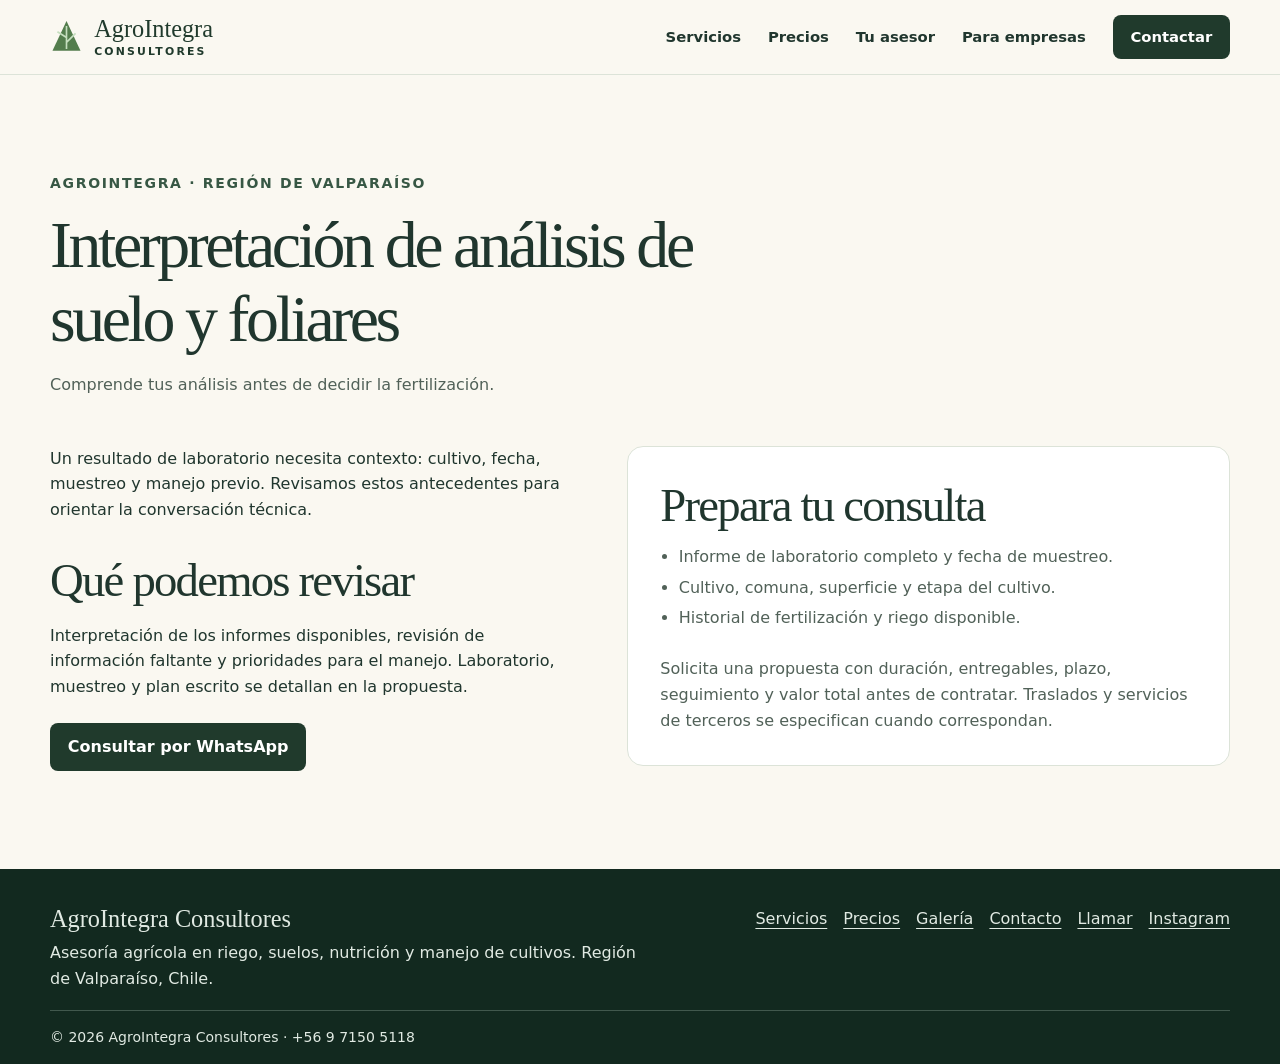
<file: analisis-suelo.html>
<!doctype html>
<html lang="es-CL">
<head>
<meta charset="utf-8">
<meta name="viewport" content="width=device-width,initial-scale=1">
<title>Interpretación de análisis de suelo y foliares | AgroIntegra</title>
<meta name="description" content="Consulta con José Ignacio sobre riego, suelo, nutrición y manejo de cultivos en la Región de Valparaíso. Cuéntanos tu cultivo y comuna para coordinar una asesoría.">
<link rel="canonical" href="https://agrointegra-consultores.pages.dev/analisis-suelo.html">
<meta property="og:type" content="website">
<meta property="og:locale" content="es_CL">
<meta property="og:title" content="Interpretación de análisis de suelo y foliares | AgroIntegra">
<meta property="og:description" content="Asesoría agrícola en la Región de Valparaíso. Consulta por riego, suelo, nutrición y manejo de cultivos.">
<meta property="og:url" content="https://agrointegra-consultores.pages.dev/analisis-suelo.html">
<meta property="og:image" content="https://agrointegra-consultores.pages.dev/images/jose-ignacio-real.jpeg">
<meta property="og:image:alt" content="José Ignacio en un huerto de cítricos">
<meta name="theme-color" content="#102a22">
<link rel="stylesheet" href="./agrointegra.css?v=premium-1">
</head><body class="inside"><a class="skip" href="#contenido">Saltar al contenido principal</a><header><div class="wrap header-inner"><a class="brand" href="index.html#hero" aria-label="AgroIntegra, inicio"><svg viewBox="0 0 40 44" aria-hidden="true"><path d="M20 2 37 38H3Z" fill="#537d4d"/><path d="M20 8v28M20 22 9 15M20 28 31 17" fill="none" stroke="#c5dfbf" stroke-width="2"/></svg><span class="brand-name">AgroIntegra<small>Consultores</small></span></a><button class="menu-toggle" id="navToggle" aria-expanded="false" aria-controls="nav" aria-label="Abrir menú">Menú</button><nav id="nav" aria-label="Menú principal"><a href="index.html#servicios">Servicios</a><a href="index.html#precios">Precios</a><a href="index.html#nosotros">Tu asesor</a><a href="index.html#publicidad">Para empresas</a><a class="btn btn-main" href="index.html#contacto">Contactar</a></nav></div></header><main id="contenido" tabindex="-1"><section class="section"><div class="wrap"><div class="intro"><span class="eyebrow">AgroIntegra · Región de Valparaíso</span><h1>Interpretación de análisis de suelo y foliares</h1><p>Comprende tus análisis antes de decidir la fertilización.</p></div><div class="contact-grid"><div><p>Un resultado de laboratorio necesita contexto: cultivo, fecha, muestreo y manejo previo. Revisamos estos antecedentes para orientar la conversación técnica.</p><h2 style="margin-top:32px">Qué podemos revisar</h2><p style="margin-top:16px">Interpretación de los informes disponibles, revisión de información faltante y prioridades para el manejo. Laboratorio, muestreo y plan escrito se detallan en la propuesta.</p><p style="margin-top:24px"><a class="btn btn-main" href="https://wa.me/56971505118?text=Hola%2C%20vengo%20de%20analisis-suelo.html%20y%20quiero%20consultar%20una%20asesor%C3%ADa.%20Cultivo%3A%20__.%20Comuna%3A%20__.%20Necesidad%3A%20__." target="_blank" rel="noopener">Consultar por WhatsApp</a></p></div><article class="service"><h2>Prepara tu consulta</h2><ul><li>Informe de laboratorio completo y fecha de muestreo.</li><li>Cultivo, comuna, superficie y etapa del cultivo.</li><li>Historial de fertilización y riego disponible.</li></ul><p>Solicita una propuesta con duración, entregables, plazo, seguimiento y valor total antes de contratar. Traslados y servicios de terceros se especifican cuando correspondan.</p></article></div></div></section></main><footer><div class="wrap"><div class="footer-top"><div><div class="brand-name">AgroIntegra Consultores</div><p>Asesoría agrícola en riego, suelos, nutrición y manejo de cultivos. Región de Valparaíso, Chile.</p></div><div class="footer-links"><a href="index.html#servicios">Servicios</a><a href="index.html#precios">Precios</a><a href="index.html#galeria">Galería</a><a href="index.html#contacto">Contacto</a><a href="tel:+56971505118">Llamar</a><a href="https://www.instagram.com/agrointegra.consultores/" target="_blank" rel="noopener">Instagram</a></div></div><div class="footer-bottom">© 2026 AgroIntegra Consultores · +56 9 7150 5118</div></div></footer><script>const t=document.getElementById('navToggle');t.addEventListener('click',()=>{const o=document.getElementById('nav').classList.toggle('open');t.setAttribute('aria-expanded',String(o));});</script></body></html>
</file>
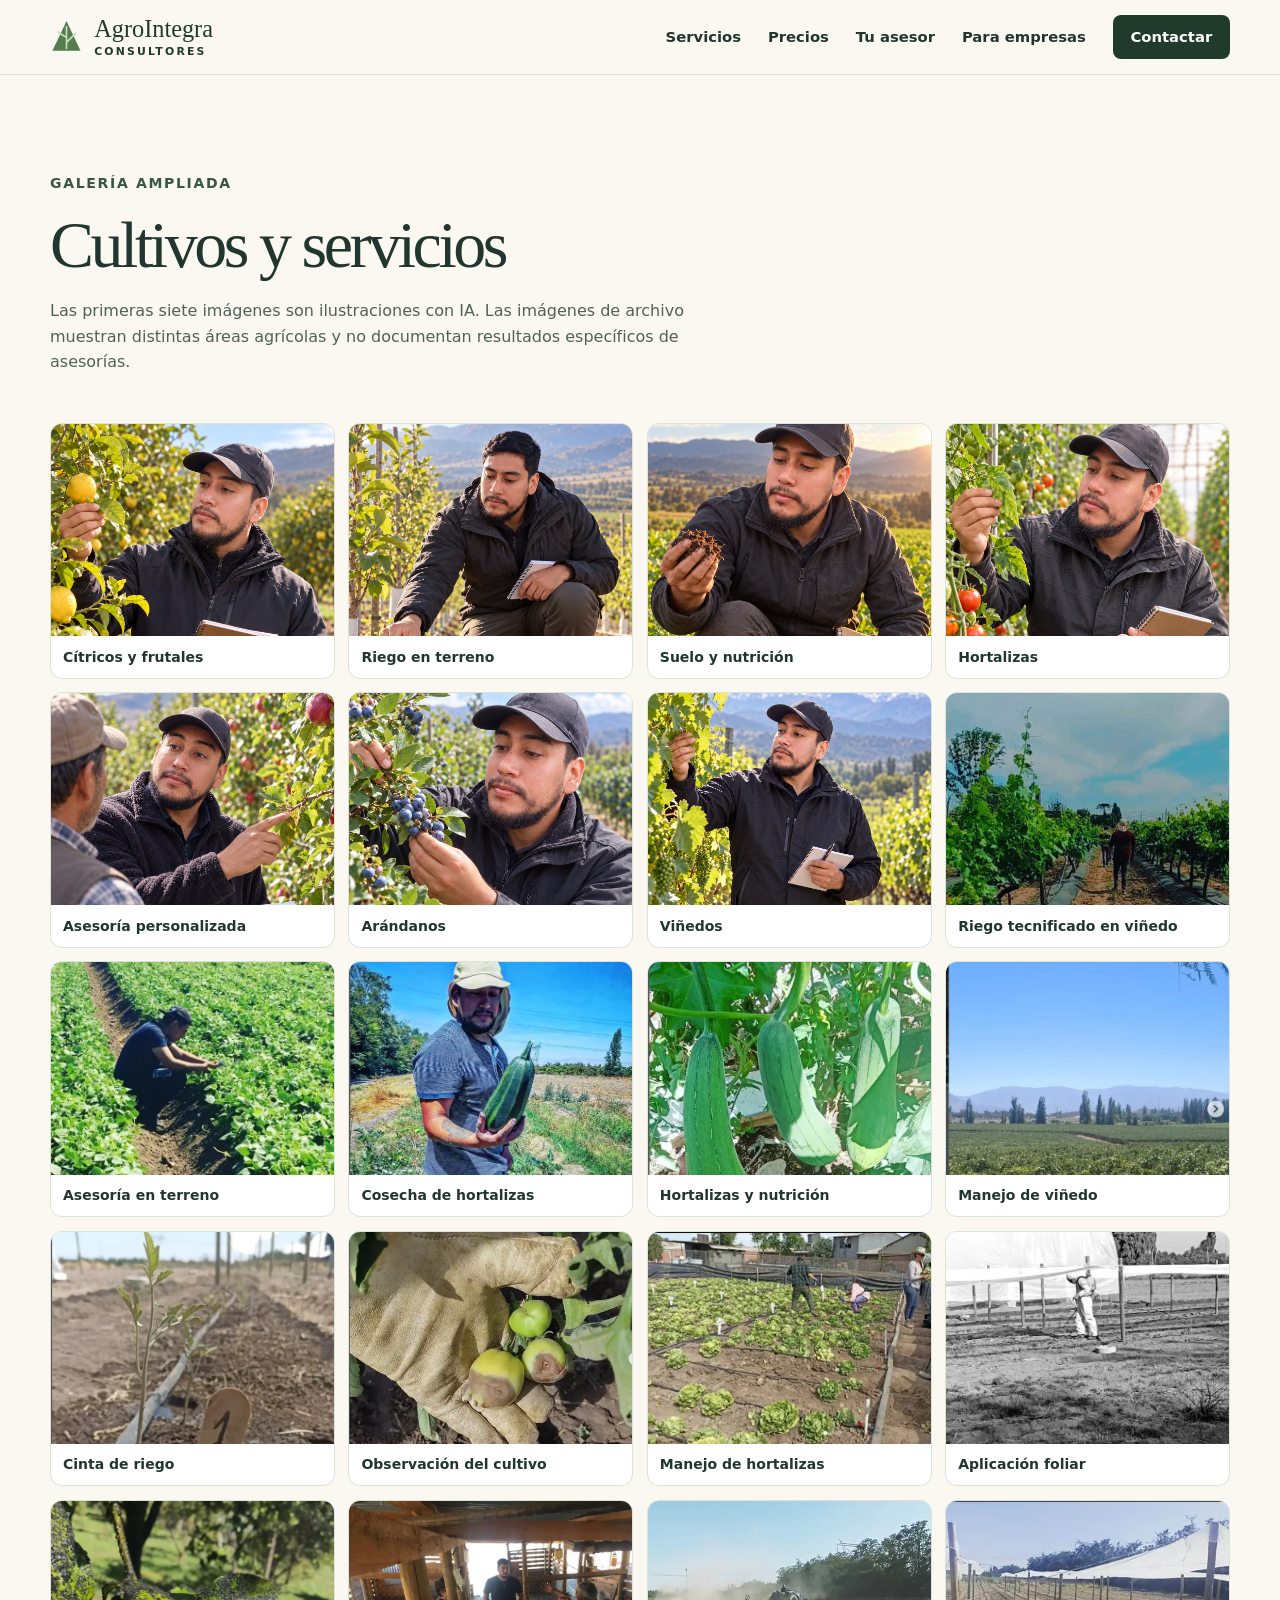
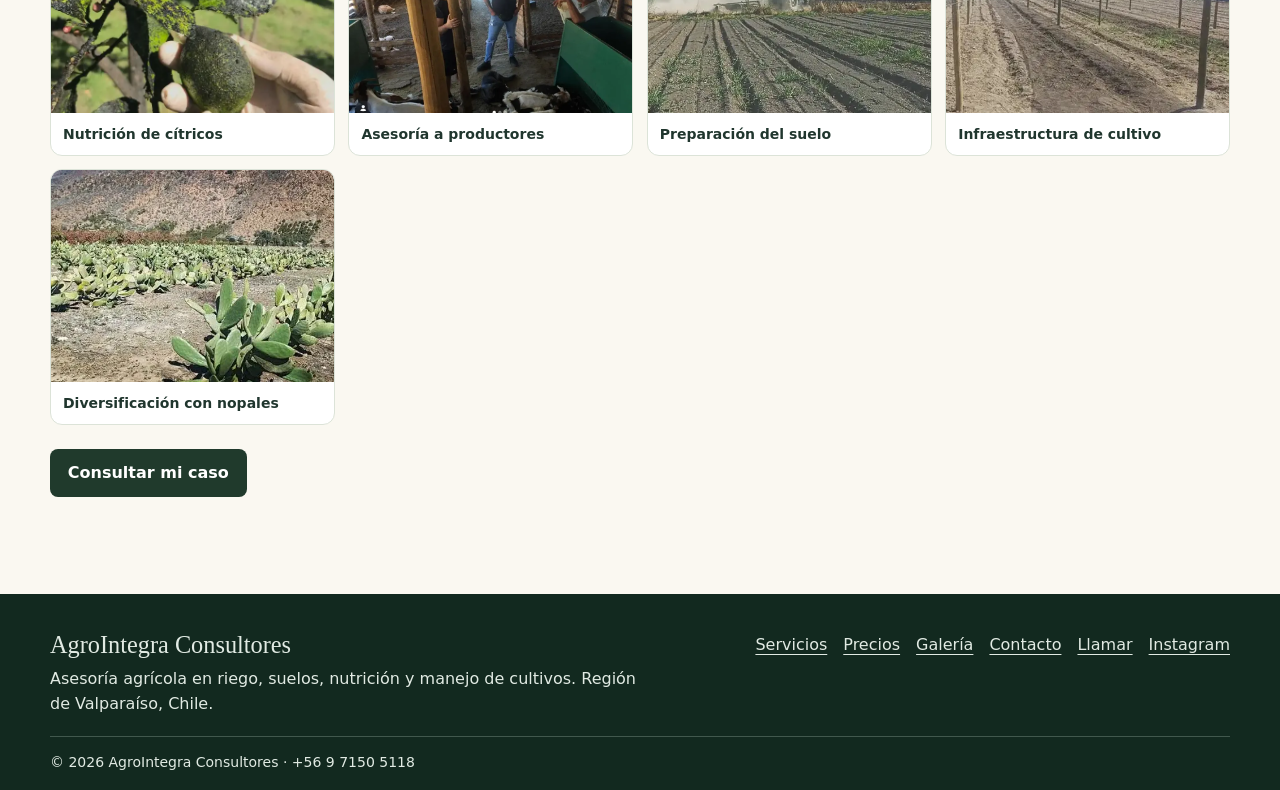
<file: galeria.html>
<!doctype html>
<html lang="es-CL">
<head>
<meta charset="utf-8">
<meta name="viewport" content="width=device-width,initial-scale=1">
<title>Galería de cultivos y servicios | AgroIntegra</title>
<meta name="description" content="Consulta con José Ignacio sobre riego, suelo, nutrición y manejo de cultivos en la Región de Valparaíso. Cuéntanos tu cultivo y comuna para coordinar una asesoría.">
<link rel="canonical" href="https://agrointegra-consultores.pages.dev/galeria.html">
<meta property="og:type" content="website">
<meta property="og:locale" content="es_CL">
<meta property="og:title" content="Galería de cultivos y servicios | AgroIntegra">
<meta property="og:description" content="Asesoría agrícola en la Región de Valparaíso. Consulta por riego, suelo, nutrición y manejo de cultivos.">
<meta property="og:url" content="https://agrointegra-consultores.pages.dev/galeria.html">
<meta property="og:image" content="https://agrointegra-consultores.pages.dev/images/jose-ignacio-real.jpeg">
<meta property="og:image:alt" content="José Ignacio en un huerto de cítricos">
<meta name="theme-color" content="#102a22">
<link rel="stylesheet" href="./agrointegra.css?v=premium-1">
</head><body class="inside"><a class="skip" href="#contenido">Saltar al contenido principal</a><header><div class="wrap header-inner"><a class="brand" href="index.html#hero" aria-label="AgroIntegra, inicio"><svg viewBox="0 0 40 44" aria-hidden="true"><path d="M20 2 37 38H3Z" fill="#537d4d"/><path d="M20 8v28M20 22 9 15M20 28 31 17" fill="none" stroke="#c5dfbf" stroke-width="2"/></svg><span class="brand-name">AgroIntegra<small>Consultores</small></span></a><button class="menu-toggle" id="navToggle" aria-expanded="false" aria-controls="nav" aria-label="Abrir menú">Menú</button><nav id="nav" aria-label="Menú principal"><a href="index.html#servicios">Servicios</a><a href="index.html#precios">Precios</a><a href="index.html#nosotros">Tu asesor</a><a href="index.html#publicidad">Para empresas</a><a class="btn btn-main" href="index.html#contacto">Contactar</a></nav></div></header><main id="contenido" tabindex="-1"><section class="section"><div class="wrap"><div class="intro"><span class="eyebrow">Galería ampliada</span><h1>Cultivos y servicios</h1><p>Las primeras siete imágenes son ilustraciones con IA. Las imágenes de archivo muestran distintas áreas agrícolas y no documentan resultados específicos de asesorías.</p></div><div class="gallery-grid"><figure class="gallery-card" data-category="cultivos"><img src="./images/instagram/01-citricos-visita-tecnica.jpg" width="1122" height="1402" alt="Ilustración de José Ignacio revisando cítricos" loading="lazy" decoding="async"><figcaption>Cítricos y frutales</figcaption></figure><figure class="gallery-card" data-category="riego"><img src="./images/instagram/04-riego-por-goteo.jpg" width="1122" height="1402" alt="Ilustración de revisión de riego por goteo" loading="lazy" decoding="async"><figcaption>Riego en terreno</figcaption></figure><figure class="gallery-card" data-category="suelos"><img src="./images/instagram/03-revision-de-suelo.jpg" width="1122" height="1402" alt="Ilustración de observación de suelo en campo" loading="lazy" decoding="async"><figcaption>Suelo y nutrición</figcaption></figure><figure class="gallery-card" data-category="cultivos"><img src="./images/instagram/02-tomate-invernadero.jpg" width="1122" height="1402" alt="Ilustración de revisión de tomates en invernadero" loading="lazy" decoding="async"><figcaption>Hortalizas</figcaption></figure><figure class="gallery-card" data-category="manejo"><img src="./images/instagram/05-visita-a-productor.jpg" width="1122" height="1402" alt="Ilustración de José Ignacio conversando con un productor" loading="lazy" decoding="async"><figcaption>Asesoría personalizada</figcaption></figure><figure class="gallery-card" data-category="cultivos"><img src="./images/instagram/06-arandanos.jpg" width="1122" height="1402" alt="Ilustración de revisión de arándanos" loading="lazy" decoding="async"><figcaption>Arándanos</figcaption></figure><figure class="gallery-card" data-category="cultivos"><img src="./images/instagram/07-vinedo.jpg" width="1122" height="1402" alt="Ilustración de revisión de un viñedo" loading="lazy" decoding="async"><figcaption>Viñedos</figcaption></figure><figure class="gallery-card" data-category="riego"><img src="./images/archivo/01.webp" width="900" height="1219" alt="Riego tecnificado en viñedo" loading="lazy" decoding="async"><figcaption>Riego tecnificado en viñedo</figcaption></figure><figure class="gallery-card" data-category="manejo"><img src="./images/archivo/02.webp" width="600" height="742" alt="Asesoría en terreno" loading="lazy" decoding="async"><figcaption>Asesoría en terreno</figcaption></figure><figure class="gallery-card" data-category="cultivos"><img src="./images/archivo/03.webp" width="600" height="735" alt="Cosecha de hortalizas" loading="lazy" decoding="async"><figcaption>Cosecha de hortalizas</figcaption></figure><figure class="gallery-card" data-category="suelos"><img src="./images/archivo/04.webp" width="700" height="876" alt="Hortalizas y nutrición" loading="lazy" decoding="async"><figcaption>Hortalizas y nutrición</figcaption></figure><figure class="gallery-card" data-category="cultivos"><img src="./images/archivo/05.webp" width="700" height="934" alt="Manejo de viñedo" loading="lazy" decoding="async"><figcaption>Manejo de viñedo</figcaption></figure><figure class="gallery-card" data-category="riego"><img src="./images/archivo/06.webp" width="700" height="972" alt="Cinta de riego" loading="lazy" decoding="async"><figcaption>Cinta de riego</figcaption></figure><figure class="gallery-card" data-category="cultivos"><img src="./images/archivo/07.webp" width="500" height="516" alt="Observación del cultivo" loading="lazy" decoding="async"><figcaption>Observación del cultivo</figcaption></figure><figure class="gallery-card" data-category="cultivos"><img src="./images/archivo/08.webp" width="700" height="496" alt="Manejo de hortalizas" loading="lazy" decoding="async"><figcaption>Manejo de hortalizas</figcaption></figure><figure class="gallery-card" data-category="suelos"><img src="./images/archivo/09.webp" width="700" height="439" alt="Aplicación foliar" loading="lazy" decoding="async"><figcaption>Aplicación foliar</figcaption></figure><figure class="gallery-card" data-category="suelos"><img src="./images/archivo/10.webp" width="600" height="732" alt="Nutrición de cítricos" loading="lazy" decoding="async"><figcaption>Nutrición de cítricos</figcaption></figure><figure class="gallery-card" data-category="manejo"><img src="./images/archivo/11.webp" width="900" height="702" alt="Asesoría a productores" loading="lazy" decoding="async"><figcaption>Asesoría a productores</figcaption></figure><figure class="gallery-card" data-category="suelos"><img src="./images/archivo/12.webp" width="700" height="378" alt="Preparación del suelo" loading="lazy" decoding="async"><figcaption>Preparación del suelo</figcaption></figure><figure class="gallery-card" data-category="manejo"><img src="./images/archivo/13.webp" width="700" height="364" alt="Infraestructura de cultivo" loading="lazy" decoding="async"><figcaption>Infraestructura de cultivo</figcaption></figure><figure class="gallery-card" data-category="cultivos"><img src="./images/archivo/14.webp" width="700" height="375" alt="Diversificación con nopales" loading="lazy" decoding="async"><figcaption>Diversificación con nopales</figcaption></figure></div><p style="margin-top:24px"><a class="btn btn-main" href="index.html#contacto">Consultar mi caso</a></p></div></section></main><footer><div class="wrap"><div class="footer-top"><div><div class="brand-name">AgroIntegra Consultores</div><p>Asesoría agrícola en riego, suelos, nutrición y manejo de cultivos. Región de Valparaíso, Chile.</p></div><div class="footer-links"><a href="index.html#servicios">Servicios</a><a href="index.html#precios">Precios</a><a href="index.html#galeria">Galería</a><a href="index.html#contacto">Contacto</a><a href="tel:+56971505118">Llamar</a><a href="https://www.instagram.com/agrointegra.consultores/" target="_blank" rel="noopener">Instagram</a></div></div><div class="footer-bottom">© 2026 AgroIntegra Consultores · +56 9 7150 5118</div></div></footer><script>const t=document.getElementById('navToggle');t.addEventListener('click',()=>{const o=document.getElementById('nav').classList.toggle('open');t.setAttribute('aria-expanded',String(o));});</script></body></html>
</file>
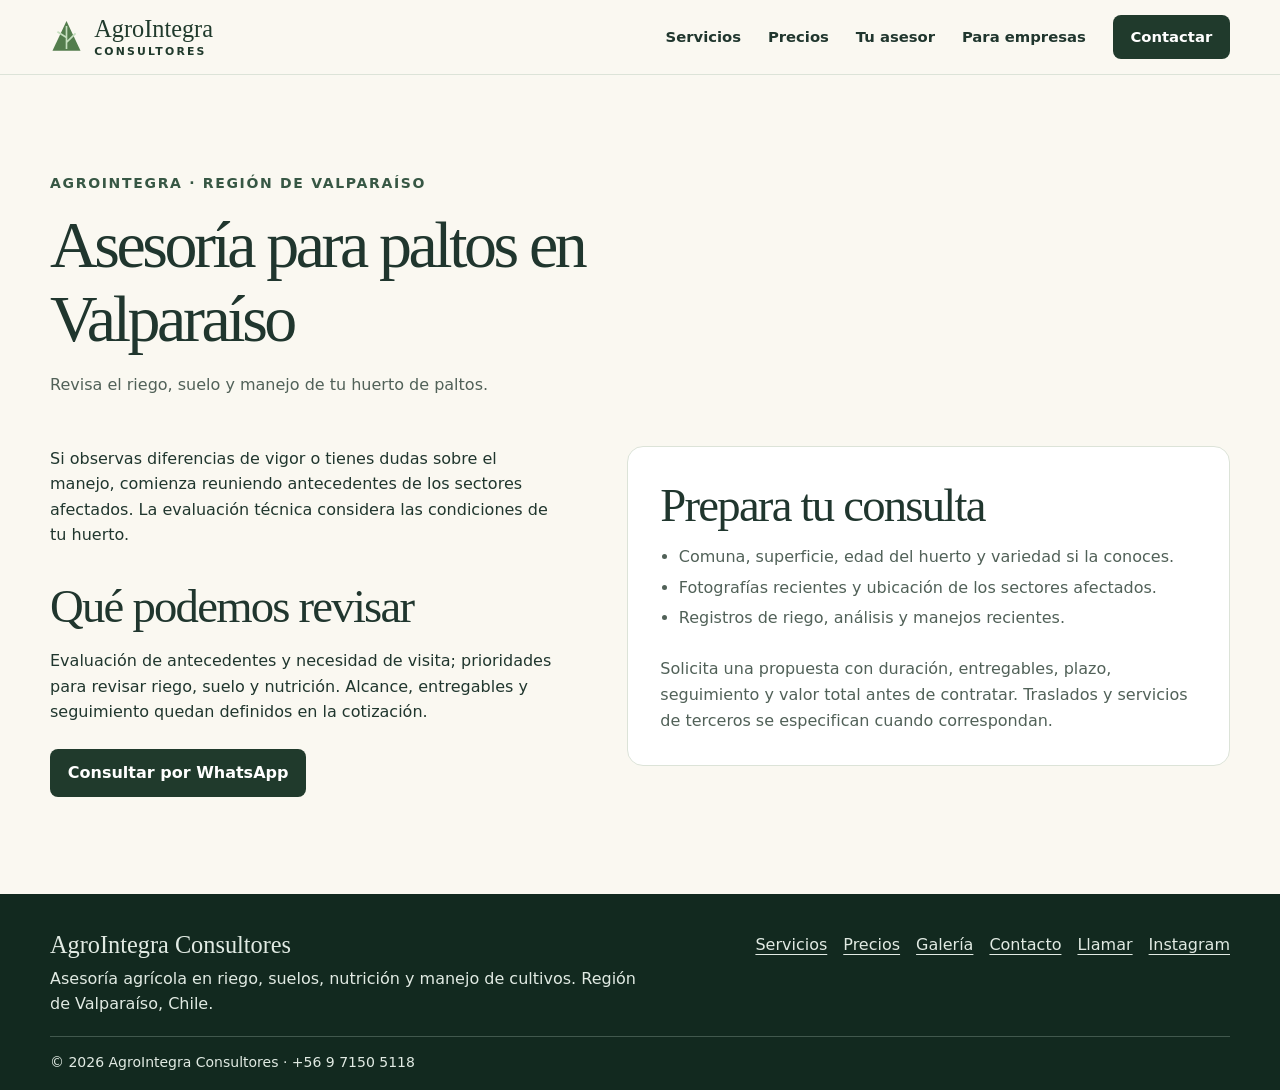
<file: paltos.html>
<!doctype html>
<html lang="es-CL">
<head>
<meta charset="utf-8">
<meta name="viewport" content="width=device-width,initial-scale=1">
<title>Asesoría para paltos en Valparaíso | AgroIntegra</title>
<meta name="description" content="Consulta con José Ignacio sobre riego, suelo, nutrición y manejo de cultivos en la Región de Valparaíso. Cuéntanos tu cultivo y comuna para coordinar una asesoría.">
<link rel="canonical" href="https://agrointegra-consultores.pages.dev/paltos.html">
<meta property="og:type" content="website">
<meta property="og:locale" content="es_CL">
<meta property="og:title" content="Asesoría para paltos en Valparaíso | AgroIntegra">
<meta property="og:description" content="Asesoría agrícola en la Región de Valparaíso. Consulta por riego, suelo, nutrición y manejo de cultivos.">
<meta property="og:url" content="https://agrointegra-consultores.pages.dev/paltos.html">
<meta property="og:image" content="https://agrointegra-consultores.pages.dev/images/jose-ignacio-real.jpeg">
<meta property="og:image:alt" content="José Ignacio en un huerto de cítricos">
<meta name="theme-color" content="#102a22">
<link rel="stylesheet" href="./agrointegra.css?v=premium-1">
</head><body class="inside"><a class="skip" href="#contenido">Saltar al contenido principal</a><header><div class="wrap header-inner"><a class="brand" href="index.html#hero" aria-label="AgroIntegra, inicio"><svg viewBox="0 0 40 44" aria-hidden="true"><path d="M20 2 37 38H3Z" fill="#537d4d"/><path d="M20 8v28M20 22 9 15M20 28 31 17" fill="none" stroke="#c5dfbf" stroke-width="2"/></svg><span class="brand-name">AgroIntegra<small>Consultores</small></span></a><button class="menu-toggle" id="navToggle" aria-expanded="false" aria-controls="nav" aria-label="Abrir menú">Menú</button><nav id="nav" aria-label="Menú principal"><a href="index.html#servicios">Servicios</a><a href="index.html#precios">Precios</a><a href="index.html#nosotros">Tu asesor</a><a href="index.html#publicidad">Para empresas</a><a class="btn btn-main" href="index.html#contacto">Contactar</a></nav></div></header><main id="contenido" tabindex="-1"><section class="section"><div class="wrap"><div class="intro"><span class="eyebrow">AgroIntegra · Región de Valparaíso</span><h1>Asesoría para paltos en Valparaíso</h1><p>Revisa el riego, suelo y manejo de tu huerto de paltos.</p></div><div class="contact-grid"><div><p>Si observas diferencias de vigor o tienes dudas sobre el manejo, comienza reuniendo antecedentes de los sectores afectados. La evaluación técnica considera las condiciones de tu huerto.</p><h2 style="margin-top:32px">Qué podemos revisar</h2><p style="margin-top:16px">Evaluación de antecedentes y necesidad de visita; prioridades para revisar riego, suelo y nutrición. Alcance, entregables y seguimiento quedan definidos en la cotización.</p><p style="margin-top:24px"><a class="btn btn-main" href="https://wa.me/56971505118?text=Hola%2C%20vengo%20de%20paltos.html%20y%20quiero%20consultar%20una%20asesor%C3%ADa.%20Cultivo%3A%20__.%20Comuna%3A%20__.%20Necesidad%3A%20__." target="_blank" rel="noopener">Consultar por WhatsApp</a></p></div><article class="service"><h2>Prepara tu consulta</h2><ul><li>Comuna, superficie, edad del huerto y variedad si la conoces.</li><li>Fotografías recientes y ubicación de los sectores afectados.</li><li>Registros de riego, análisis y manejos recientes.</li></ul><p>Solicita una propuesta con duración, entregables, plazo, seguimiento y valor total antes de contratar. Traslados y servicios de terceros se especifican cuando correspondan.</p></article></div></div></section></main><footer><div class="wrap"><div class="footer-top"><div><div class="brand-name">AgroIntegra Consultores</div><p>Asesoría agrícola en riego, suelos, nutrición y manejo de cultivos. Región de Valparaíso, Chile.</p></div><div class="footer-links"><a href="index.html#servicios">Servicios</a><a href="index.html#precios">Precios</a><a href="index.html#galeria">Galería</a><a href="index.html#contacto">Contacto</a><a href="tel:+56971505118">Llamar</a><a href="https://www.instagram.com/agrointegra.consultores/" target="_blank" rel="noopener">Instagram</a></div></div><div class="footer-bottom">© 2026 AgroIntegra Consultores · +56 9 7150 5118</div></div></footer><script>const t=document.getElementById('navToggle');t.addEventListener('click',()=>{const o=document.getElementById('nav').classList.toggle('open');t.setAttribute('aria-expanded',String(o));});</script></body></html>
</file>
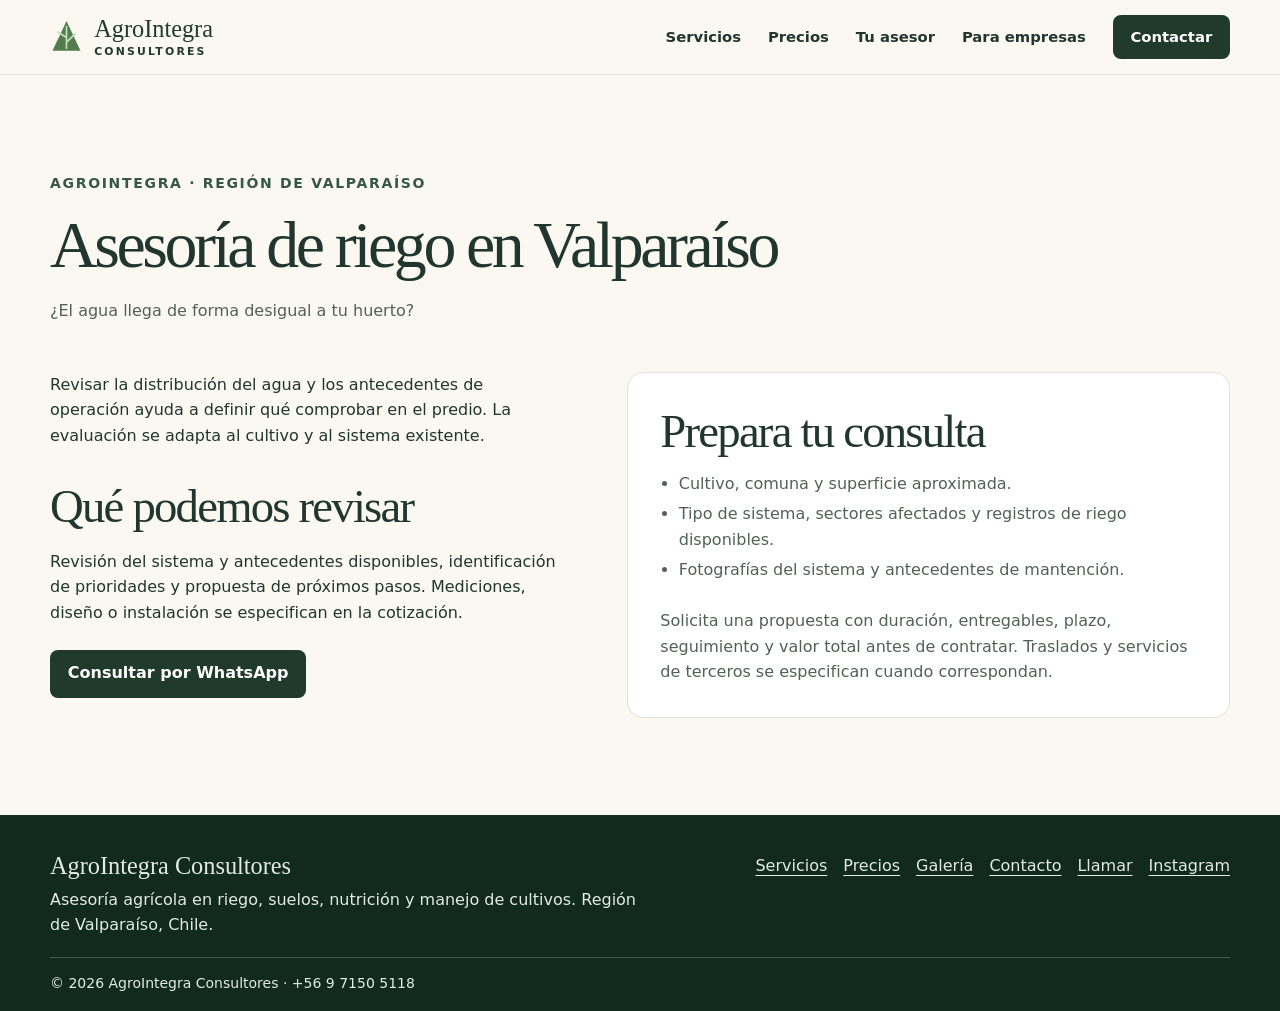
<file: riego.html>
<!doctype html>
<html lang="es-CL">
<head>
<meta charset="utf-8">
<meta name="viewport" content="width=device-width,initial-scale=1">
<title>Asesoría de riego en Valparaíso | AgroIntegra</title>
<meta name="description" content="Consulta con José Ignacio sobre riego, suelo, nutrición y manejo de cultivos en la Región de Valparaíso. Cuéntanos tu cultivo y comuna para coordinar una asesoría.">
<link rel="canonical" href="https://agrointegra-consultores.pages.dev/riego.html">
<meta property="og:type" content="website">
<meta property="og:locale" content="es_CL">
<meta property="og:title" content="Asesoría de riego en Valparaíso | AgroIntegra">
<meta property="og:description" content="Asesoría agrícola en la Región de Valparaíso. Consulta por riego, suelo, nutrición y manejo de cultivos.">
<meta property="og:url" content="https://agrointegra-consultores.pages.dev/riego.html">
<meta property="og:image" content="https://agrointegra-consultores.pages.dev/images/jose-ignacio-real.jpeg">
<meta property="og:image:alt" content="José Ignacio en un huerto de cítricos">
<meta name="theme-color" content="#102a22">
<link rel="stylesheet" href="./agrointegra.css?v=premium-1">
</head><body class="inside"><a class="skip" href="#contenido">Saltar al contenido principal</a><header><div class="wrap header-inner"><a class="brand" href="index.html#hero" aria-label="AgroIntegra, inicio"><svg viewBox="0 0 40 44" aria-hidden="true"><path d="M20 2 37 38H3Z" fill="#537d4d"/><path d="M20 8v28M20 22 9 15M20 28 31 17" fill="none" stroke="#c5dfbf" stroke-width="2"/></svg><span class="brand-name">AgroIntegra<small>Consultores</small></span></a><button class="menu-toggle" id="navToggle" aria-expanded="false" aria-controls="nav" aria-label="Abrir menú">Menú</button><nav id="nav" aria-label="Menú principal"><a href="index.html#servicios">Servicios</a><a href="index.html#precios">Precios</a><a href="index.html#nosotros">Tu asesor</a><a href="index.html#publicidad">Para empresas</a><a class="btn btn-main" href="index.html#contacto">Contactar</a></nav></div></header><main id="contenido" tabindex="-1"><section class="section"><div class="wrap"><div class="intro"><span class="eyebrow">AgroIntegra · Región de Valparaíso</span><h1>Asesoría de riego en Valparaíso</h1><p>¿El agua llega de forma desigual a tu huerto?</p></div><div class="contact-grid"><div><p>Revisar la distribución del agua y los antecedentes de operación ayuda a definir qué comprobar en el predio. La evaluación se adapta al cultivo y al sistema existente.</p><h2 style="margin-top:32px">Qué podemos revisar</h2><p style="margin-top:16px">Revisión del sistema y antecedentes disponibles, identificación de prioridades y propuesta de próximos pasos. Mediciones, diseño o instalación se especifican en la cotización.</p><p style="margin-top:24px"><a class="btn btn-main" href="https://wa.me/56971505118?text=Hola%2C%20vengo%20de%20riego.html%20y%20quiero%20consultar%20una%20asesor%C3%ADa.%20Cultivo%3A%20__.%20Comuna%3A%20__.%20Necesidad%3A%20__." target="_blank" rel="noopener">Consultar por WhatsApp</a></p></div><article class="service"><h2>Prepara tu consulta</h2><ul><li>Cultivo, comuna y superficie aproximada.</li><li>Tipo de sistema, sectores afectados y registros de riego disponibles.</li><li>Fotografías del sistema y antecedentes de mantención.</li></ul><p>Solicita una propuesta con duración, entregables, plazo, seguimiento y valor total antes de contratar. Traslados y servicios de terceros se especifican cuando correspondan.</p></article></div></div></section></main><footer><div class="wrap"><div class="footer-top"><div><div class="brand-name">AgroIntegra Consultores</div><p>Asesoría agrícola en riego, suelos, nutrición y manejo de cultivos. Región de Valparaíso, Chile.</p></div><div class="footer-links"><a href="index.html#servicios">Servicios</a><a href="index.html#precios">Precios</a><a href="index.html#galeria">Galería</a><a href="index.html#contacto">Contacto</a><a href="tel:+56971505118">Llamar</a><a href="https://www.instagram.com/agrointegra.consultores/" target="_blank" rel="noopener">Instagram</a></div></div><div class="footer-bottom">© 2026 AgroIntegra Consultores · +56 9 7150 5118</div></div></footer><script>const t=document.getElementById('navToggle');t.addEventListener('click',()=>{const o=document.getElementById('nav').classList.toggle('open');t.setAttribute('aria-expanded',String(o));});</script></body></html>
</file>
<file: agrointegra.css>
:root {
  color-scheme: light;
  --pine: #203a2c;
  --deep: #12291f;
  --ink: #20362e;
  --muted: #516158;
  --moss: #dbe6d1;
  --ochre: #e9cc91;
  --paper: #faf8f1;
  --white: #fff;
  --line: #dce3d8;
  --radius: 16px;
  --headline: Georgia, "Times New Roman", serif;
}

*, *::before, *::after { box-sizing: border-box; }
html { scroll-behavior: smooth; scroll-padding-top: 92px; }
body {
  margin: 0;
  background: var(--paper);
  color: var(--ink);
  font: 1rem/1.6 system-ui, -apple-system, "Segoe UI", sans-serif;
  overflow-wrap: anywhere;
}
h1, h2, h3, p, figure { margin: 0; }
h1, h2, h3 { line-height: 1.12; }
h1, h2, .brand-name { font-family: var(--headline); }
h1 { font-size: clamp(2.65rem, 5.15vw, 5rem); font-weight: 500; letter-spacing: -.052em; }
h2 { font-size: clamp(2.05rem, 3.65vw, 3.45rem); font-weight: 500; letter-spacing: -.038em; }
h3 { font-size: 1.25rem; letter-spacing: -.025em; }
a { color: inherit; text-underline-offset: .24em; }
img { max-width: 100%; display: block; }
button, input, textarea, select { font: inherit; }
button, summary { cursor: pointer; }
:focus-visible { outline: 3px solid #9c6419; outline-offset: 4px; }
[hidden] { display: none !important; }
.wrap { width: min(100% - 3rem, 1180px); margin-inline: auto; }
.section { padding-block: clamp(4rem, 7.6vw, 7rem); }
.cream { background: #f0f1e8; }
.intro { max-width: 48rem; margin-bottom: clamp(1.9rem, 4vw, 3rem); }
.intro > p { margin-top: 1rem; color: var(--muted); max-width: 43rem; }
.eyebrow {
  display: block;
  margin-bottom: .85rem;
  color: #375744;
  font-size: .875rem;
  font-weight: 750;
  letter-spacing: .12em;
  text-transform: uppercase;
}
.small, .case-note, .gallery-note, .form-help { color: var(--muted); font-size: .9rem; }
.case-note, .gallery-note { margin-top: 1.25rem; max-width: 60rem; }
.skip {
  position: fixed;
  z-index: 50;
  top: .5rem;
  left: .75rem;
  padding: .65rem 1rem;
  background: var(--white);
  color: var(--pine);
  transform: translateY(-180%);
}
.skip:focus { transform: none; }
.btn {
  display: inline-flex;
  min-height: 48px;
  align-items: center;
  justify-content: center;
  border: 1px solid transparent;
  border-radius: 8px;
  padding: .68rem 1.05rem;
  text-align: center;
  text-decoration: none;
  font-weight: 750;
  line-height: 1.3;
  transition: background-color .18s, border-color .18s, color .18s;
}
.btn-main { background: var(--pine); color: var(--white); }
.btn-main:hover { background: #2d5443; }
.btn-light { background: var(--ochre); color: var(--deep); }
.btn-light:hover { background: #f4dfb5; }
.btn-outline { border-color: #a5b6a9; color: inherit; background: transparent; }
.btn-outline:hover { background: var(--moss); color: var(--deep); }
.button-row { display: flex; flex-wrap: wrap; gap: .75rem; }
.inline-link, .topic-links a { font-weight: 700; }

header {
  position: sticky;
  top: 0;
  z-index: 20;
  background: var(--paper);
  border-bottom: 1px solid var(--line);
}
.header-inner { display: flex; align-items: center; justify-content: space-between; min-height: 74px; gap: 1rem; }
.brand { display: inline-flex; gap: .7rem; align-items: center; text-decoration: none; color: var(--pine); }
.brand svg { width: 33px; height: 39px; flex: none; }
.brand-name { font-size: 1.52rem; line-height: 1.03; }
.brand small { display: block; margin-top: .23rem; font: 720 .68rem/1.2 system-ui, sans-serif; letter-spacing: .2em; text-transform: uppercase; }
nav { display: flex; align-items: center; gap: clamp(.85rem, 2.1vw, 1.75rem); }
nav a { font-size: .925rem; font-weight: 650; text-decoration: none; }
nav a:hover { text-decoration: underline; }
nav .btn { min-height: 44px; }
nav .btn:hover { text-decoration: none; }
.menu-toggle {
  display: none;
  min-height: 44px;
  border: 1px solid #a5b6a9;
  border-radius: 8px;
  background: transparent;
  color: var(--pine);
  padding: 0 .85rem;
  font-weight: 720;
}

.hero {
  color: var(--deep);
  padding-block: clamp(2.1rem, 5.2vw, 5.2rem);
  background: radial-gradient(ellipse at 100% 22%, #e9ecdf, transparent 62%), var(--paper);
}
.hero-grid { display: grid; align-items: center; gap: clamp(1.7rem, 4.7vw, 4.5rem); grid-template-columns: 1.025fr .975fr; }
.hero h1 { font-size: clamp(2.5rem, 5.15vw, 4.85rem); line-height: 1.02; }
.hero h1 em { color: #4c6246; font-weight: 400; }
.hero-eyebrow { display: flex; gap: .65rem; align-items: center; color: #564628; margin-bottom: 1.25rem; }
.hero-eyebrow::before { content: ""; width: 2rem; height: 1px; background: #a88245; }
.hero-copy > p { max-width: 34rem; margin: 1.45rem 0 1.65rem; font-size: clamp(1rem, 1.5vw, 1.13rem); color: var(--muted); }
.hero-copy .hero-note { margin: 1.3rem 0 0; font-size: .9rem; color: var(--muted); }
.hero .btn-outline { border-color: #92a38d; }
.hero-visual { display: flex; min-width: 0; flex-direction: column; gap: 1rem; }
.hero-portrait {
  position: relative;
  min-width: 0;
  overflow: hidden;
  border-radius: 10px 76px 10px 10px;
  background: #254337;
  box-shadow: 0 20px 50px #14261825;
}
.hero-portrait img { width: 100%; height: clamp(280px, 34vw, 435px); object-fit: cover; object-position: center 28%; }
.hero-portrait figcaption {
  position: absolute;
  inset: auto 0 0;
  display: flex;
  flex-direction: column;
  gap: .1rem;
  padding: 2.65rem 1.4rem 1.25rem;
  color: var(--white);
  background: linear-gradient(transparent, #0e201bcf 57%, #0b1d16f2);
}
.hero-portrait figcaption strong { font: 500 clamp(1.15rem, 2.15vw, 1.65rem)/1.15 var(--headline); }
.hero-portrait figcaption span { color: #e0e8df; font-size: .84rem; }
.hero-drone {
  padding: .7rem;
  border: 1px solid #c5d0be;
  border-radius: 10px;
  background: #f7f8f0;
}
.drone-photos { display: grid; grid-template-columns: repeat(2, minmax(0, 1fr)); gap: .55rem; }
.drone-photos img { width: 100%; height: auto; aspect-ratio: 2 / 1; border-radius: 6px; object-fit: cover; }
.drone-photos img:first-child { object-position: center 32%; }
.hero-drone-caption { display: flex; justify-content: space-between; align-items: center; flex-wrap: wrap; gap: .15rem .65rem; padding-top: .35rem; }
.hero-drone-caption a { display: inline-flex; align-items: center; min-height: 44px; font-size: .92rem; }
.hero-drone-caption small { font-size: .8rem; color: var(--muted); }
.proof-strip { background: var(--deep); border-block: 1px solid #2f4a38; }
.proof { display: grid; grid-template-columns: repeat(3, minmax(0, 1fr)); padding-block: 0; }
.proof > div { padding: 1.5rem 1rem; border-inline-start: 1px solid #49634f; text-align: center; }
.proof > div:first-child { border-inline-start: 0; }
.proof strong { display: block; color: #f2d7a0; font: 500 clamp(1.55rem, 4vw, 2.35rem)/1 var(--headline); }
.proof span { display: block; margin-top: .4rem; font-size: clamp(.78rem, 1.4vw, .95rem); color: #e5ecdf; }

.services, .steps, .quotes { display: grid; grid-template-columns: repeat(3, minmax(0, 1fr)); gap: 1rem; }
.service, .quote {
  min-width: 0;
  border: 1px solid var(--line);
  border-radius: var(--radius);
  padding: clamp(1.25rem, 2.7vw, 2rem);
  background: var(--white);
}
.service { display: flex; flex-direction: column; align-items: flex-start; }
.service.featured { background: #f3f7ee; border-color: #b1c4ad; }
.service p { margin-top: .75rem; color: var(--muted); }
.service ul { padding-left: 1.15rem; margin: .85rem 0; color: var(--muted); }
.service li + li { margin-top: .3rem; }
.service-index { display: none; }
.service .scope { display: block; color: #3e5847; font-size: .9rem; margin-top: .9rem; }
.service > a { margin-top: auto; font-weight: 730; }
.service > :is(p, ul, .scope):has(+ a) { margin-bottom: 1.2rem; }
.services .service a { padding-top: .35rem; padding-bottom: .35rem; }
.service-kicker { color: #3b604a; margin-bottom: .55rem; font-size: .875rem; font-weight: 750; }
#servicios { background: var(--paper); }
#servicios .service { --service-padding: clamp(1.25rem, 2.7vw, 2rem); overflow: hidden; padding: var(--service-padding); }
.service-photo {
  align-self: center;
  flex: none;
  width: calc(100% + 2 * var(--service-padding));
  max-width: none;
  height: clamp(145px, 15vw, 200px);
  margin: calc(-1 * var(--service-padding)) 0 1.3rem;
  object-fit: cover;
  object-position: center 39%;
}
.other-services { margin-top: 1.35rem; color: var(--muted); }
.topic-links { display: flex; flex-wrap: wrap; gap: .6rem; margin-top: 1.7rem; }
.topic-links a {
  display: inline-flex;
  min-height: 44px;
  padding: .55rem .8rem;
  align-items: center;
  border: 1px solid #a7b8a9;
  border-radius: 8px;
  text-decoration: none;
}
.topic-links a:hover { background: var(--moss); }
.pricing-grid { display: grid; grid-template-columns: repeat(6, minmax(0, 1fr)); gap: 1rem; }
.pricing-grid > .service { grid-column: span 2; }
.pricing-grid > .price-highlight { grid-column: span 3; }
.price-highlight { justify-content: flex-start; }
.pricing-grid .price-highlight { border-top: 3px solid #b49355; }
.pricing-grid .price-highlight.featured { background: #fcfbf7; }
.pricing-grid .price-visit { background: var(--pine); color: var(--white); border-color: var(--pine); }
.pricing-grid .price-visit.price-highlight { border-top-color: #d9bb84; }
.price-visit p, .price-visit .price-value { color: #f0f5ec; }
.price-badge {
  align-self: flex-start;
  margin-bottom: .9rem;
  padding: .38rem .65rem;
  background: var(--moss);
  color: var(--deep);
  border-radius: 4px;
  font-size: .875rem;
  font-weight: 750;
}
.price-visit .price-badge { background: var(--ochre); }
.service .price-value {
  font-family: var(--headline);
  font-size: clamp(2.55rem, 5vw, 4.5rem);
  font-weight: 700;
  color: var(--pine);
  line-height: 1;
  letter-spacing: -.05em;
  font-variant-numeric: lining-nums tabular-nums;
}
.price-visit .price-value { color: var(--white); }
.price-value span { font: 700 .95rem/1.35 system-ui, sans-serif; letter-spacing: 0; }
.price-value .price-prefix { color: #e7d7b8; font-weight: 550; white-space: nowrap; }
.pricing-grid .regular-price { font-size: .925rem; }
.price-caption { font-size: .95rem; }
.price-visit a:focus-visible, #contacto .contact-copy :focus-visible, footer a:focus-visible { outline-color: var(--ochre); }
.steps { gap: 1.5rem; }
.step { padding: 1rem 0 0; border-top: 2px solid #9bb195; }
.step p { color: var(--muted); margin-top: .65rem; }

.advisor, .contact-grid, .coverage { display: grid; gap: clamp(1.65rem, 5vw, 4.5rem); }
.advisor { grid-template-columns: minmax(0, .85fr) minmax(0, 1.15fr); align-items: center; }
.advisor figure { min-width: 0; }
.advisor-image { width: 100%; height: clamp(275px, 39vw, 495px); object-fit: cover; object-position: center 26%; border-radius: var(--radius); }
.advisor figcaption { margin-top: .5rem; }
.advisor p { margin-top: 1rem; color: var(--muted); }
.advisor .signature { color: var(--ink); font-weight: 750; }
.instagram-feature { display: inline-flex; flex-wrap: wrap; gap: .45rem .7rem; text-decoration: none; align-items: center; padding: .65rem .85rem; border-radius: 8px; border: 1px solid var(--line); background: var(--white); }
.instagram-feature span { color: var(--muted); font-size: .9rem; }
.tags, .contact-links { display: flex; flex-wrap: wrap; gap: .5rem; margin-top: 1rem; }
.tags span { font-size: .875rem; padding: .33rem .62rem; background: var(--white); border: 1px solid var(--line); border-radius: 5px; }
.quote blockquote { margin: 0 0 1rem; line-height: 1.63; }
.quote figcaption { color: var(--muted); font-size: .875rem; }
.quote figcaption strong { display: block; color: var(--pine); font-size: 1rem; }

.contact-grid { grid-template-columns: minmax(0, .92fr) minmax(0, 1.08fr); align-items: start; }
.contact-copy p { margin-top: .8rem; color: var(--muted); }
#contacto { background: var(--deep); }
#contacto .contact-copy { color: var(--white); }
#contacto .contact-copy p { color: #dce7da; }
#contacto .contact-copy .eyebrow { color: var(--ochre); }
#contacto .faq, #contacto .faq details { border-color: #506958; }
.contact-links { gap: .65rem 1.1rem; font-weight: 700; }
.contact-form { border: 1px solid var(--line); padding: clamp(1.25rem, 3vw, 2.15rem); border-radius: var(--radius); background: var(--white); }
.contact-form > p { margin-block: .55rem 1.25rem; }
.form-grid { display: grid; grid-template-columns: 1fr 1fr; gap: 1rem; }
.field { display: flex; flex-direction: column; gap: .35rem; min-width: 0; }
.full { grid-column: 1 / -1; }
label { font-size: .925rem; font-weight: 700; }
input, select, textarea { min-width: 0; width: 100%; min-height: 46px; border: 1px solid #a5b6a9; border-radius: 7px; background: var(--white); color: var(--ink); padding: .6rem .72rem; }
textarea { min-height: 112px; resize: vertical; }
.contact-form button { width: 100%; margin-top: 1rem; }
.form-help, .form-result { margin-top: .65rem; }
.form-result { background: #e6edde; border-radius: 6px; padding: .65rem .8rem; }
.faq { border-top: 1px solid #bdcabe; margin-top: 1.4rem; }
.faq details { border-bottom: 1px solid #bdcabe; }
summary { min-height: 44px; padding: .65rem .2rem; font-weight: 715; }
.faq details > p { margin: 0 0 .85rem; }
.optional { margin-top: .5rem; }

.gallery-grid { display: grid; grid-template-columns: repeat(4, minmax(0, 1fr)); gap: .85rem; }
.gallery-card { overflow: hidden; border: 1px solid var(--line); border-radius: 12px; background: var(--white); }
.gallery-card img { width: 100%; aspect-ratio: 4 / 3; height: auto; object-fit: cover; object-position: center 26%; }
.gallery-card figcaption { padding: .6rem .75rem; font-size: .875rem; font-weight: 700; }
.coverage { grid-template-columns: 1fr 1fr; align-items: center; }
.coverage p { margin: .85rem 0 1.2rem; color: var(--muted); }
.areas { display: grid; grid-template-columns: repeat(2, minmax(0, 1fr)); gap: .55rem; }
.areas span { padding: .67rem .8rem; border: 1px solid var(--line); border-radius: 6px; background: var(--white); font-size: .9rem; }

footer { background: var(--deep); color: #e1eae3; padding: 2.35rem 0 1rem; }
.footer-top { display: flex; flex-wrap: wrap; justify-content: space-between; align-items: start; gap: 1.5rem; }
.footer-top p { max-width: 37rem; margin-top: .55rem; }
.footer-links { display: flex; flex-wrap: wrap; gap: .75rem 1rem; }
.footer-bottom { border-top: 1px solid #78908375; margin-top: 1.2rem; padding-top: .9rem; font-size: .875rem; }
.mobile-cta { display: none; }

@media (max-width: 900px) {
  .menu-toggle { display: inline-block; }
  .header-inner { min-height: 66px; }
  nav { display: none; position: absolute; inset: 100% 0 auto; flex-direction: column; align-items: stretch; gap: 0; padding: .7rem max(1rem, 5vw) 1rem; background: var(--paper); border-bottom: 1px solid var(--line); box-shadow: 0 12px 24px #102a2220; }
  nav.open { display: flex; }
  nav a { padding-block: .72rem; }
  nav .btn { margin-top: .35rem; }
}

@media (max-width: 690px) {
  :root { --radius: 12px; }
  html { scroll-padding-top: 80px; }
  .wrap { width: calc(100% - 2rem); }
  .hero-grid, .contact-grid, .coverage, .advisor, .services, .steps, .quotes { grid-template-columns: 1fr; }
  .hero-portrait { border-top-right-radius: 42px; }
  .hero-portrait img { height: clamp(250px, 83vw, 400px); }
  .hero-portrait figcaption { padding-left: 1rem; }
  .hero-drone { order: -1; }
  .hero-drone-caption a { font-size: .875rem; }
  .hero-copy .button-row > .btn { flex: 1 1 auto; }
  .service-photo { height: clamp(170px, 46vw, 245px); }
  .proof > div { padding-inline: .35rem; }
  .pricing-grid { grid-template-columns: 1fr; }
  .pricing-grid > .service, .pricing-grid > .price-highlight { grid-column: auto; }
  .pricing-grid > .service a { align-self: stretch; }
  .gallery-grid { grid-template-columns: repeat(2, minmax(0, 1fr)); }
  .form-grid { grid-template-columns: 1fr; }
  .mobile-cta {
    display: flex;
    position: fixed;
    z-index: 19;
    inset: auto 0 0;
    padding: .45rem 1rem max(.45rem, env(safe-area-inset-bottom));
    background: var(--paper);
    border-top: 1px solid var(--line);
  }
  .mobile-cta .btn { width: 100%; }
  body:has(.mobile-cta) { padding-bottom: calc(64px + env(safe-area-inset-bottom)); }
}

@media (prefers-reduced-motion: reduce) {
  *, *::before, *::after { scroll-behavior: auto !important; transition: none !important; }
}
</file>
